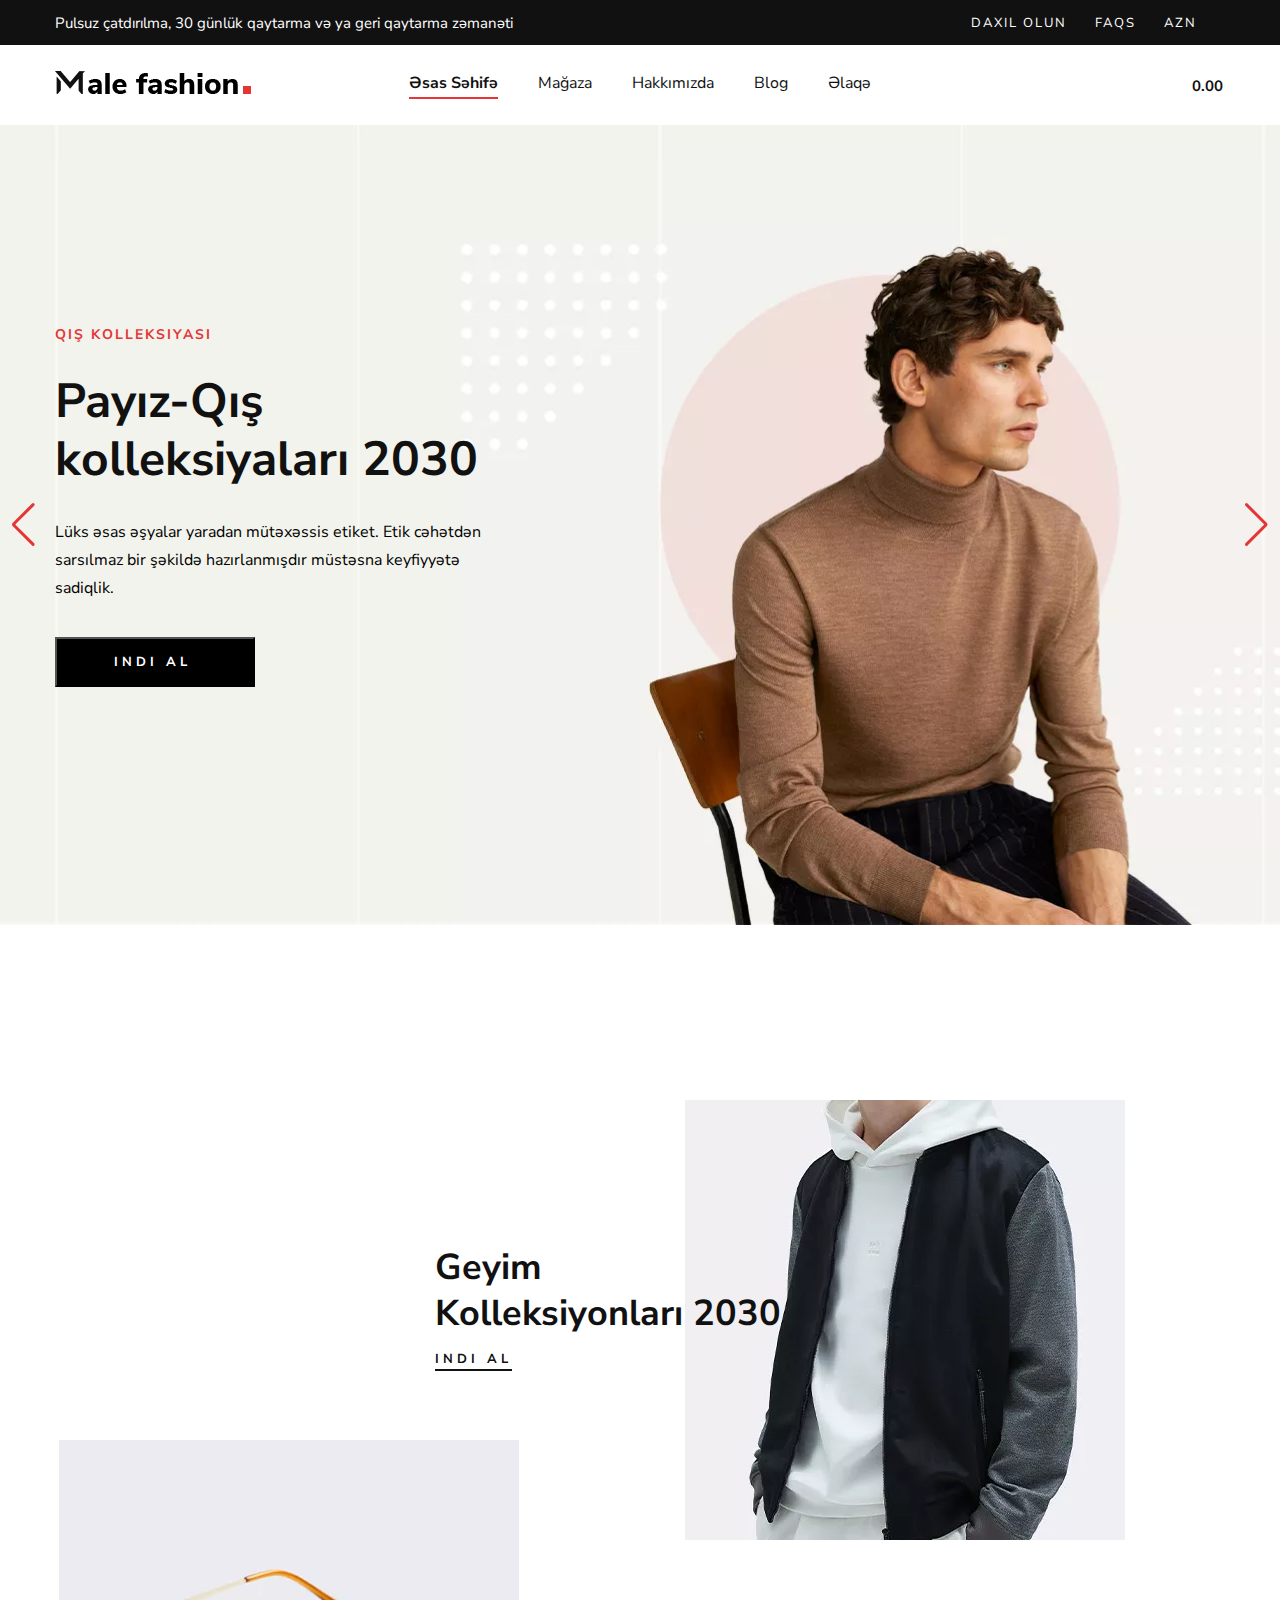
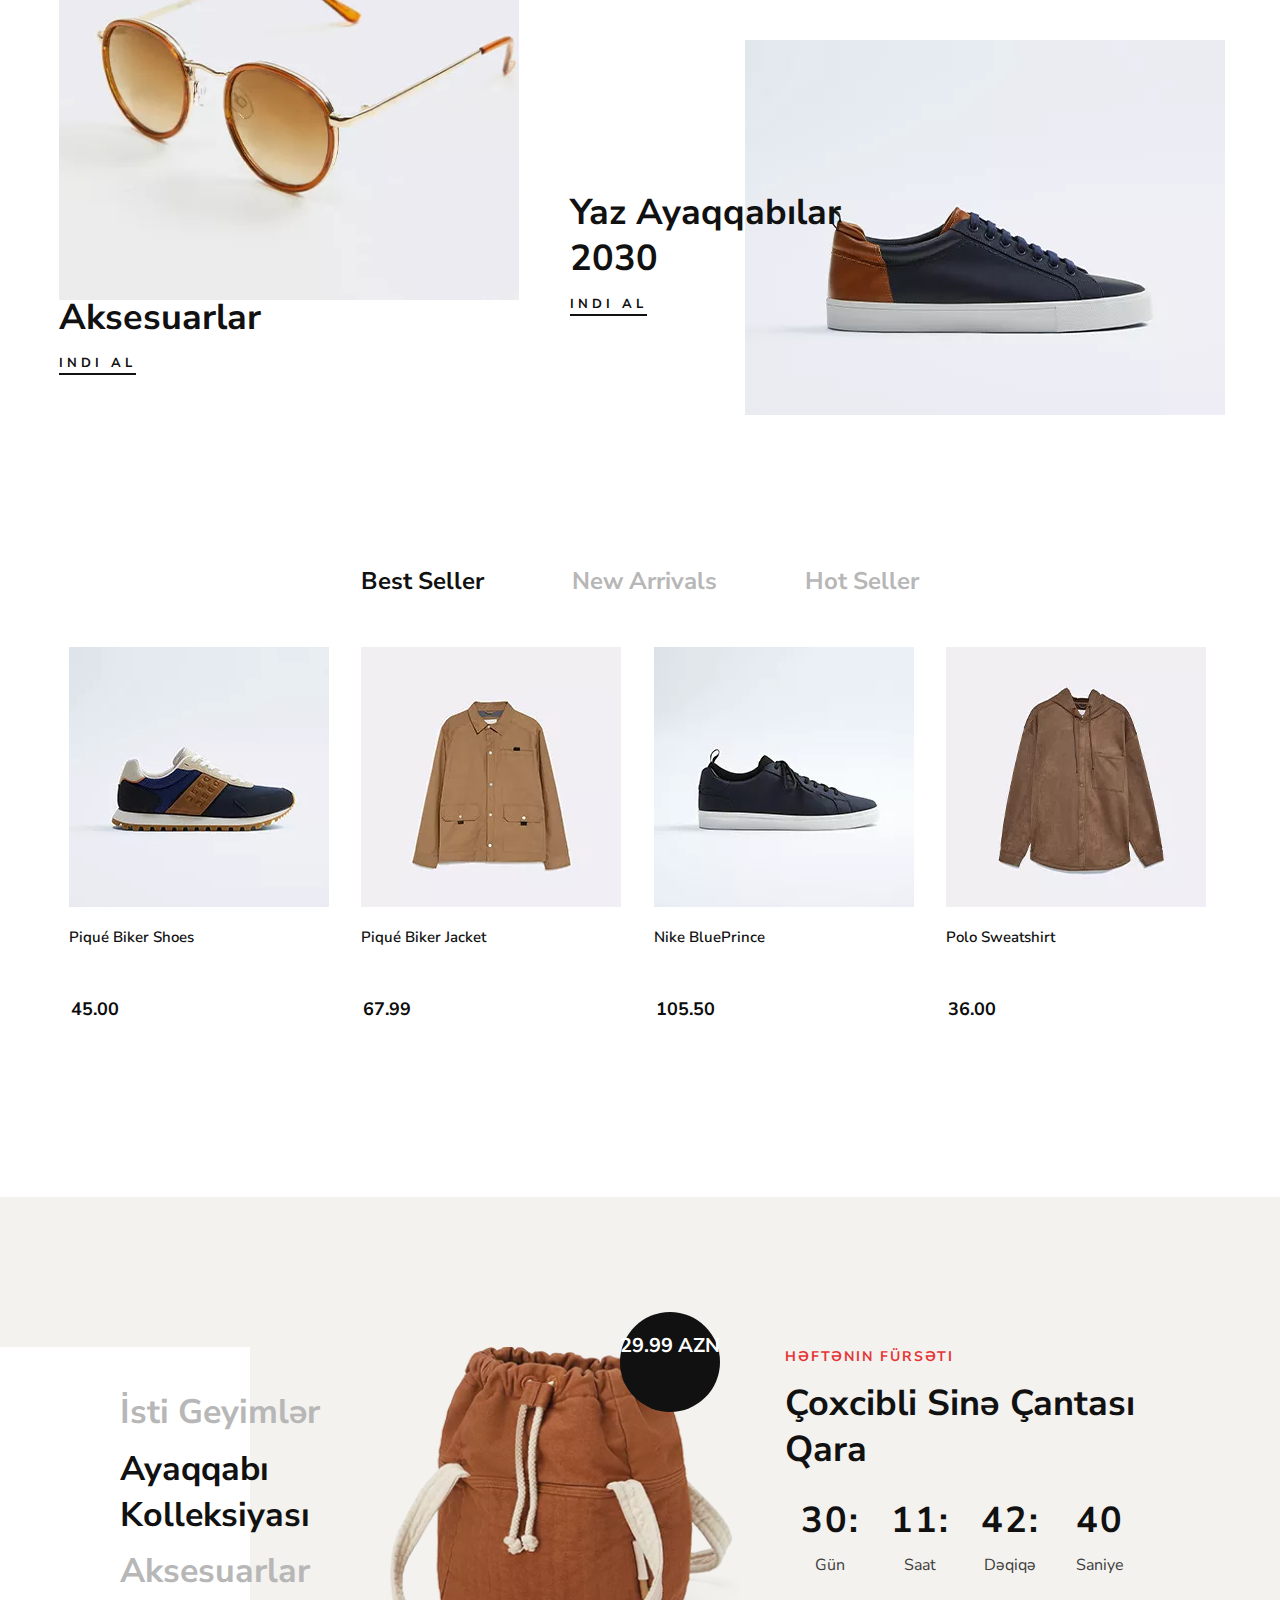
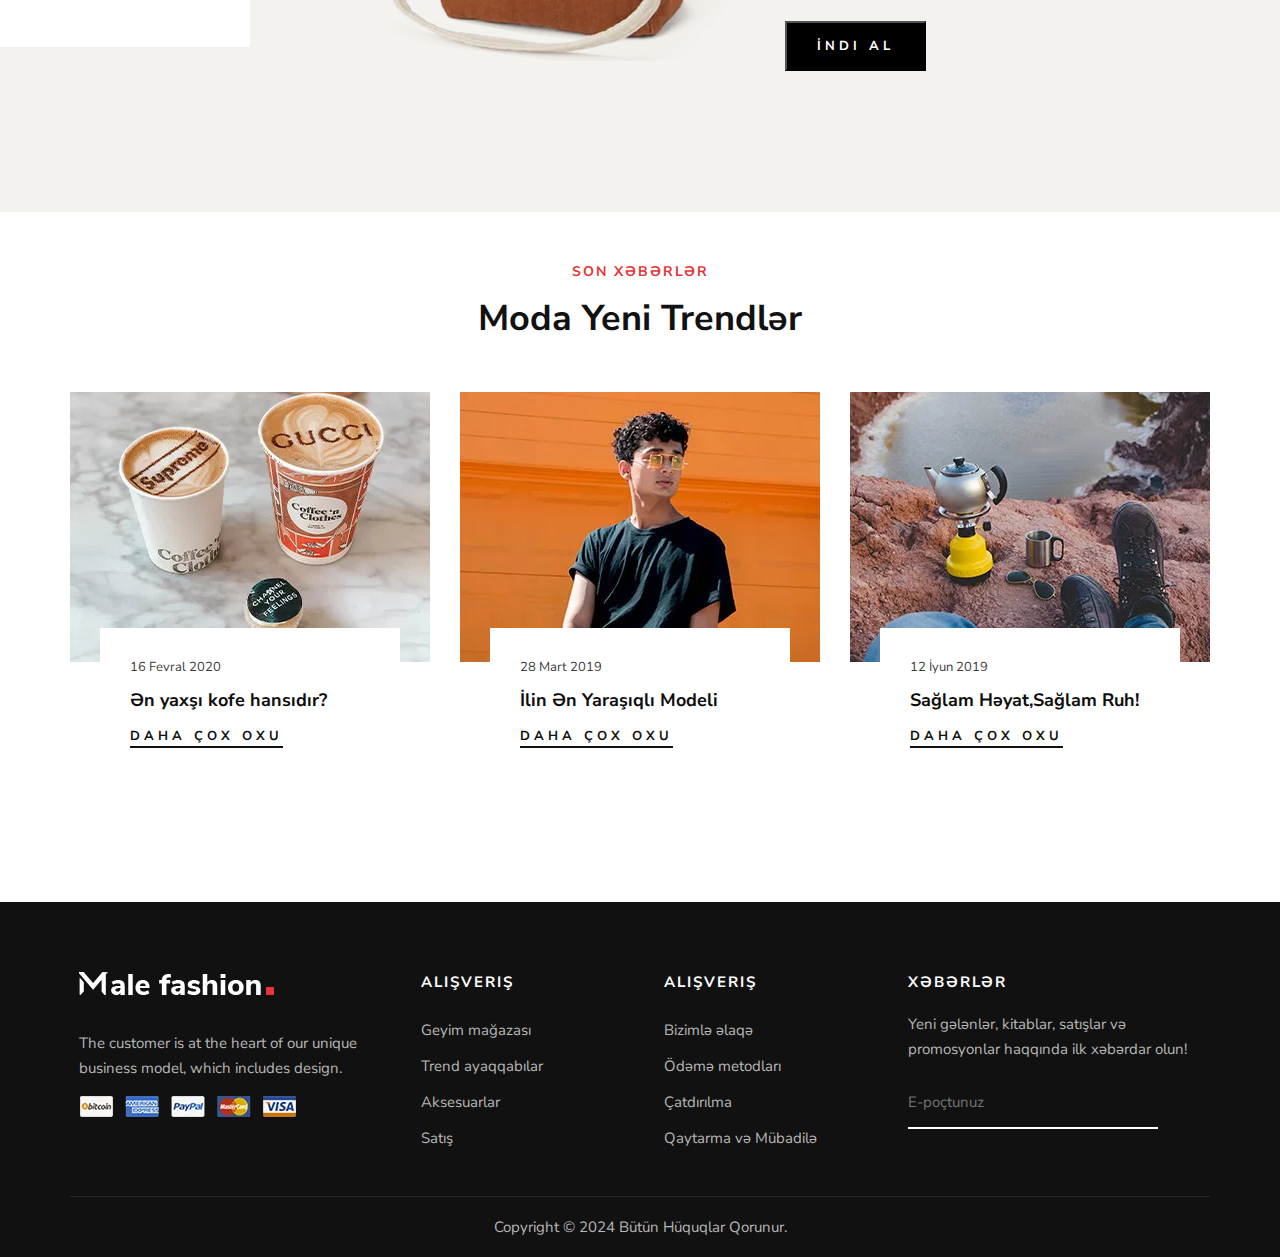
<file: index.html>
<!DOCTYPE html>
<html lang="en">

    <head>
        <meta charset="UTF-8">
        <meta name="viewport" content="width=device-width, initial-scale=1.0">
        <title>Document</title>
        <link rel="stylesheet" href="./Css/style.css">
        <link rel="stylesheet" href="./Css/layout.css">
        <link rel="stylesheet" href="./Css/responsive.css">
        <link rel="stylesheet"
            href="https://cdnjs.cloudflare.com/ajax/libs/font-awesome/6.5.2/css/all.min.css"
            integrity="sha512-SnH5WK+bZxgPHs44uWIX+LLJAJ9/2PkPKZ5QiAj6Ta86w+fsb2TkcmfRyVX3pBnMFcV7oQPJkl9QevSCWr3W6A=="
            crossorigin="anonymous" referrerpolicy="no-referrer" />
        <!-- Link Swiper Css -->
        <link rel="stylesheet"
            href="https://cdn.jsdelivr.net/npm/swiper@11/swiper-bundle.min.css" />

    </head>

    <body>
        <header>
            <div class="header_top_container">
                <div class="header_top">
                    <div class="header_top_content col-lg-6 col-md-7">
                        <p>
                            Pulsuz çatdırılma, 30 günlük qaytarma və ya geri
                            qaytarma zəmanəti
                        </p>
                    </div>
                    <div class="header_top_others col-lg-6 col-md-5">
                        <ul>
                            <li>Daxil olun</li>
                            <li>FAQs</li>
                            <li class="header_top_dropdown_li">AZN <i
                                    class="fa-solid fa-angle-down"></i>
                                <div class="header_top_dropdown_li_container">
                                    <ul>
                                        <li>USD</li>
                                        <li>EUR</li>
                                        <li>AZN</li>
                                    </ul>
                                </div>
                            </li>
                        </ul>

                    </div>
                </div>
            </div>
            <div class="nav_container">
                <div class="logo  col-md-3">
                    <a href="./index.html">
                    <img src="./İmg/home_img/logo.png.webp">
                    </a>
                </div>

                <div class="nav col-md-6">
                    <ul class="nav_list">
                        <li><a href="./index.html"><span
                                    class="hover-underline-animation active ">Əsas
                                    Səhifə</span> </a></li>
                        <li><a href="./shop.html"><span
                                    class="hover-underline-animation">Mağaza</span></a></li>
                        <li><a href="./about.html"><span
                                    class="hover-underline-animation ">Hakkımızda</span></a></li>
                        <li><a href="./blog.html"><span
                                    class="hover-underline-animation">Blog</span></a></li>
                        <li><a href="./contact.html"><span
                                    class="hover-underline-animation">Əlaqə</span></a></li>
                    </ul>
                </div>

                <div class="others col-md-3">
                    <div class="search">
                        <i class="fa-solid fa-magnifying-glass"></i>
                    </div>
                    <div class="favorite">
                        <i class="fa-regular fa-heart"></i>
                    </div>
                    <div class="cart">
                        <i class="fa-solid fa-bag-shopping"></i>
                        <span>
                            <i class="fa-solid fa-manat-sign"></i>0.00
                        </span>
                    </div>
                    <div class="menu_button">
                        <button onclick="showSidebar()"><i
                                class="fa-solid fa-bars"></i></button>
                    </div>
                </div>
            </div>
        </header>

        <!-- Menu Container -->
        <section class="menu_section">
            <div class="menu_container">
                <div class="exit_button_container">
                    <button onclick="hideSidebar()" class="exit_button">
                        <i class="fa-solid fa-xmark"></i>
                    </button>
                </div>
                <div class="menu_container_top">
                    <ul>
                        <li>Daxil olun</li>
                        <li>FAQs</li>
                        <li class="header_top_dropdown_li">AZN <i
                                class="fa-solid fa-angle-down"></i>
                            <div class="header_top_dropdown_li_container">
                                <ul>
                                    <li>USD</li>
                                    <li>EUR</li>
                                    <li>AZN</li>
                                </ul>
                            </div>
                        </li>
                    </ul>
                </div>
                <div class="menu_container_others">
                    <ul>
                        <li>
                            <i class="fa-solid fa-magnifying-glass"></i>
                        </li>
                        <li>
                            <i class="fa-regular fa-heart"></i>
                        </li>
                        <li>
                            <i class="fa-solid fa-bag-shopping"></i>
                            <span>
                                <i class="fa-solid fa-manat-sign"></i>0.00
                            </span>
                        </li>
                    </ul>
                </div>
                <div class="menu_container_list">
                    <ul>
                        <li><a href="./index.html"><span
                                    class="hover-underline-animation active">Əsas
                                    Səhifə</span> </a></li>
                        <li><a href="./shop.html"><span
                                    class="hover-underline-animation">Mağaza</span></a></li>
                        <li><a href="./about.html"><span
                                    class="hover-underline-animation ">Hakkımızda</span></a></li>
                        <li><a href="./blog.html"><span
                                    class="hover-underline-animation">Blog</span></a></li>
                        <li><a href="./contact.html"><span
                                    class="hover-underline-animation">Əlaqə</span></a></li>
                    </ul>
                </div>
                <div class="menu_container_bottom">
                    <p>
                        Pulsuz çatdırılma, 30 günlük qaytarma və ya geri
                        qaytarma zəmanəti
                    </p>
                </div>
            </div>
        </section>

        <section class="slider_section">
            <div class="swiper mySwiper">
                <div class="swiper-wrapper">
                    <div class="swiper-slide">
                        <img src="./İmg/home_img/slider_img/hero-1.jpg.webp" />
                        <div class="swiper-slide_content">
                            <div class="swiper-slide_content_info">
                                <span>Qış Kolleksiyası</span>
                                <h2>Payız-Qış kolleksiyaları 2030</h2>
                                <p>Lüks əsas əşyalar yaradan mütəxəssis etiket.
                                    Etik cəhətdən sarsılmaz bir şəkildə
                                    hazırlanmışdır
                                    müstəsna keyfiyyətə sadiqlik.</p>
                                <button>
                                    Indi Al<i
                                        class="fa-solid fa-arrow-right"></i>
                                </button>
                            </div>
                            <div class="swiper-slide_content_social_media">
                                <ul>
                                    <li><i
                                            class="fa-brands fa-facebook-f"></i></li>
                                    <li><i
                                            class="fa-brands fa-twitter"></i></li>
                                    <li><i
                                            class="fa-brands fa-pinterest"></i></li>
                                    <li><i
                                            class="fa-brands fa-instagram"></i></li>
                                </ul>
                            </div>
                        </div>
                    </div>
                    <div class="swiper-slide">
                        <img src="./İmg/home_img/slider_img/hero-2.jpg.webp" />
                        <div class="swiper-slide_content">
                            <div class="swiper-slide_content_info">
                                <span>Yay Kolleksiyası</span>
                                <h2>Yaz-Yay kolleksiyaları 2030</h2>
                                <p>Lüks əsas əşyalar yaradan mütəxəssis etiket.
                                    Etik cəhətdən sarsılmaz bir şəkildə
                                    hazırlanmışdır
                                    müstəsna keyfiyyətə sadiqlik.</p>
                                <button>
                                    Indi Al<i
                                        class="fa-solid fa-arrow-right"></i>
                                </button>
                            </div>
                            <div class="swiper-slide_content_social_media">
                                <ul>
                                    <li><i
                                            class="fa-brands fa-facebook-f"></i></li>
                                    <li><i
                                            class="fa-brands fa-twitter"></i></li>
                                    <li><i
                                            class="fa-brands fa-pinterest"></i></li>
                                    <li><i
                                            class="fa-brands fa-instagram"></i></li>
                                </ul>
                            </div>
                        </div>
                    </div>
                </div>
                <div class="swiper-button-next swiper_page_buttons"></div>
                <div class="swiper-button-prev swiper_page_buttons"></div>
            </div>
        </section>

        <section class="items_show_section">
            <div class="items_show_container">
                <div class="items_show_clothes">
                    <div class="clothes_container">
                        <img src="./İmg/home_img/items_show/clothes.webp"
                            alt="clothes">
                        <div class="clothes_content">
                            <h2 class="item_show_h2">
                                Geyim Kolleksiyonları 2030
                            </h2>
                            <a href class="item_show_a">
                                Indi Al
                            </a>
                        </div>
                    </div>
                </div>
                <div class="items_show_glass">
                    <div class="glass_container">
                        <img src="./İmg/home_img/items_show/glass.webp"
                            alt="glass">
                        <div class="glass_content">
                            <h2 class="item_show_h2">Aksesuarlar</h2>
                            <a href class="item_show_a">
                                Indi Al
                            </a>
                        </div>
                    </div>
                </div>
                <div class="items_show_shoes">
                    <div class="shoes_container">
                        <img src="./İmg/home_img/items_show/shoes.webp"
                            alt="shoes">
                        <div class="shoes_content">
                            <h2 class="item_show_h2">Yaz Ayaqqabılar 2030</h2>
                            <a href class="item_show_a">Indi Al</a>
                        </div>
                    </div>
                </div>
            </div>
        </section>

        <section class="home_product_section">
            <div class="home_product_container">
                <div class="home_product_header">
                    <ul>
                        <li class="home_product_active"><span>Best
                                Seller</span></li>
                        <li><span>New Arrivals</span></li>
                        <li><span>Hot Seller</span></li>
                    </ul>
                </div>
                <div id="best_seller_container">

                    <div
                        class="home_product_item col-lg-3 col-md-6 col-sm-6 col-12">
                        <div class="home_product_item_img">
                            <img
                                src="./İmg/home_img/product_img/product-1.jpg.webp"
                                alt>
                            <div class="product_tools">
                                <ul>
                                    <li><i class="fa-regular fa-heart"></i></li>
                                    <li><i
                                            class="fa-solid fa-scale-unbalanced-flip"></i></li>
                                    <li><i
                                            class="fa-solid fa-magnifying-glass"></i></li>
                                </ul>
                            </div>
                        </div>
                        <div class="home_product_item_info_container">
                            <div class="product_cart_button">
                                <a href>
                                    + Səbətə Əlave Et
                                </a>
                            </div>
                            <div class="product_title">
                                <h6>
                                    Piqué Biker Shoes
                                </h6>
                            </div>
                            <div class="product_rating">
                                <i class="fa-solid fa-star"></i>
                                <i class="fa-solid fa-star"></i>
                                <i class="fa-solid fa-star"></i>
                                <i class="fa-solid fa-star"></i>
                                <i class="fa-regular fa-star"></i>
                            </div>
                            <div class="product_price">
                                <span>
                                    <i class="fa-solid fa-manat-sign"></i>45.00
                                </span>
                            </div>
                            <div class="product_color">
                                <button id="color_button"
                                    onclick="activeColor()"
                                    class="radio blue"></button>
                                <button id="color_button"
                                    onclick="activeColor()"
                                    class="radio green"></button>
                                <button id="color_button"
                                    onclick="activeColor()"
                                    class="radio brown"></button>
                            </div>
                        </div>
                    </div>

                    <div
                        class="home_product_item col-lg-3 col-md-6 col-sm-6 col-12">
                        <div class="home_product_item_img">
                            <img
                                src="./İmg/home_img/product_img/product-2.jpg.webp"
                                alt>
                            <div class="product_tools">
                                <ul>
                                    <li><i class="fa-regular fa-heart"></i></li>
                                    <li><i
                                            class="fa-solid fa-scale-unbalanced-flip"></i></li>
                                    <li><i
                                            class="fa-solid fa-magnifying-glass"></i></li>
                                </ul>
                            </div>
                        </div>
                        <div class="home_product_item_info_container">
                            <div class="product_cart_button">
                                <a href>
                                    + Səbətə Əlave Et
                                </a>
                            </div>
                            <div class="product_title">
                                <h6>
                                    Piqué Biker Jacket
                                </h6>
                            </div>
                            <div class="product_rating">
                                <i class="fa-solid fa-star"></i>
                                <i class="fa-solid fa-star"></i>
                                <i class="fa-solid fa-star"></i>
                                <i class="fa-regular fa-star"></i>
                                <i class="fa-regular fa-star"></i>
                            </div>
                            <div class="product_price">
                                <span>
                                    <i class="fa-solid fa-manat-sign"></i>67.99
                                </span>
                            </div>
                            <div class="product_color">
                                <button id="color_button"
                                    onclick="activeColor()"
                                    class="radio blue"></button>
                                <button id="color_button"
                                    onclick="activeColor()"
                                    class="radio green"></button>
                                <button id="color_button"
                                    onclick="activeColor()"
                                    class="radio brown"></button>
                            </div>
                        </div>
                    </div>

                    <div
                        class="home_product_item col-lg-3 col-md-6 col-sm-6 col-12">
                        <div class="home_product_item_img">
                            <img
                                src="./İmg/home_img/product_img/product-3.jpg.webp"
                                alt>
                            <div class="product_tools">
                                <ul>
                                    <li><i class="fa-regular fa-heart"></i></li>
                                    <li><i
                                            class="fa-solid fa-scale-unbalanced-flip"></i></li>
                                    <li><i
                                            class="fa-solid fa-magnifying-glass"></i></li>
                                </ul>
                            </div>
                        </div>
                        <div class="home_product_item_info_container">
                            <div class="product_cart_button">
                                <a href>
                                    + Səbətə Əlave Et
                                </a>
                            </div>
                            <div class="product_title">
                                <h6>
                                    Nike BluePrince
                                </h6>
                            </div>
                            <div class="product_rating">
                                <i class="fa-solid fa-star"></i>
                                <i class="fa-solid fa-star"></i>
                                <i class="fa-solid fa-star"></i>
                                <i class="fa-solid fa-star"></i>
                                <i class="fa-regular fa-star"></i>
                            </div>
                            <div class="product_price">
                                <span>
                                    <i class="fa-solid fa-manat-sign"></i>105.50
                                </span>
                            </div>
                            <div class="product_color">
                                <button id="color_button"
                                    onclick="activeColor()"
                                    class="radio blue"></button>
                                <button id="color_button"
                                    onclick="activeColor()"
                                    class="radio green"></button>
                                <button id="color_button"
                                    onclick="activeColor()"
                                    class="radio brown"></button>
                            </div>
                        </div>
                    </div>

                    <div
                        class="home_product_item col-lg-3 col-md-6 col-sm-6 col-12">
                        <div class="home_product_item_img">
                            <img
                                src="./İmg/home_img/product_img/product-4.jpg.webp"
                                alt>
                            <div class="product_tools">
                                <ul>
                                    <li><i class="fa-regular fa-heart"></i></li>
                                    <li><i
                                            class="fa-solid fa-scale-unbalanced-flip"></i></li>
                                    <li><i
                                            class="fa-solid fa-magnifying-glass"></i></li>
                                </ul>
                            </div>
                        </div>
                        <div class="home_product_item_info_container">
                            <div class="product_cart_button">
                                <a href>
                                    + Səbətə Əlave Et
                                </a>
                            </div>
                            <div class="product_title">
                                <h6>
                                    Polo Sweatshirt
                                </h6>
                            </div>
                            <div class="product_rating">
                                <i class="fa-solid fa-star"></i>
                                <i class="fa-solid fa-star"></i>
                                <i class="fa-solid fa-star"></i>
                                <i class="fa-solid fa-star"></i>
                                <i class="fa-regular fa-star"></i>
                            </div>
                            <div class="product_price">
                                <span>
                                    <i class="fa-solid fa-manat-sign"></i>36.00
                                </span>
                            </div>
                            <div class="product_color">
                                <button id="color_button"
                                    onclick="activeColor()"
                                    class="radio blue"></button>
                                <button id="color_button"
                                    onclick="activeColor()"
                                    class="radio green"></button>
                                <button id="color_button"
                                    onclick="activeColor()"
                                    class="radio brown"></button>
                            </div>
                        </div>
                    </div>
                </div>
            </div>
        </section>

        <section class="home_ads_section">
            <div class="home_ads_container">
                <div class="ads_categories">
                    <div class="figure"></div>
                    <ul class="ads_categories_list">
                        <li><span>İsti Geyimlər</span></li>
                        <li class="selected_ads"><span>Ayaqqabı
                                Kolleksiyası</span></li>
                        <li><span>Aksesuarlar </span></li>
                    </ul>
                </div>
                <div class="ads_img ">
                    <img src="./İmg/home_img/home_ads/product-sale.png (1).webp"
                        alt>
                    <div class="circle"><span>29.99 AZN</span></div>

                </div>
                <div class="ads_content">
                    <span>
                        Həftənin Fürsəti
                    </span>
                    <h2>
                        Çoxcibli Sinə Çantası Qara
                    </h2>
                    <div class="ads_content_timer">
                        <div class="timer_item">
                            <span>30:</span>
                            <p>Gün</p>
                        </div>
                        <div class="timer_item">
                            <span>
                                11:
                            </span>
                            <p>
                                Saat
                            </p>
                        </div>
                        <div class="timer_item">
                            <span>
                                42:
                            </span>
                            <p>
                                Dəqiqə
                            </p>
                        </div>
                        <div class="timer_item">
                            <span>
                                40
                            </span>
                            <p>
                                Saniye
                            </p>
                        </div>
                    </div>
                    <button>
                        İndi Al
                    </button>
                </div>
            </div>
        </section>

        <section>
            <div class="last_new_container">
                <div class="our_team_header">
                    <span>
                        Son Xəbərlər
                    </span>
                    <h2>
                        Moda Yeni Trendlər
                    </h2>
                </div>
                <div class="blog_list">
                    <div
                        class="blog_list_item col-lg-4 col-md-6 col-sm-6 col-12">
                        <div class="blog_list_item_img">
                            <img src="./İmg/blog_img/Blog_items/blog-1.jpg.webp"
                                alt>
                        </div>
                        <div class="blog_list_item_content">
                            <span><i class="fa-regular fa-calendar"></i> 16
                                Fevral
                                2020 </span>
                            <h5>
                                Ən yaxşı kofe hansıdır?
                            </h5>
                            <a href="#">
                                Daha çox oxu
                            </a>
                        </div>
                    </div>

                    <div
                        class="blog_list_item col-lg-4 col-md-6 col-sm-6 col-12">
                        <div class="blog_list_item_img">
                            <img src="./İmg/blog_img/Blog_items/blog-2.jpg.webp"
                                alt>
                        </div>
                        <div class="blog_list_item_content">
                            <span><i class="fa-regular fa-calendar"></i> 28 Mart
                                2019 </span>
                            <h5>
                                İlin Ən Yaraşıqlı Modeli
                            </h5>
                            <a href="#">
                                Daha çox oxu
                            </a>
                        </div>
                    </div>

                    <div
                        class="blog_list_item col-lg-4 col-md-6 col-sm-6 col-12">
                        <div class="blog_list_item_img">
                            <img src="./İmg/blog_img/Blog_items/blog-3.jpg.webp"
                                alt>
                        </div>
                        <div class="blog_list_item_content">
                            <span><i class="fa-regular fa-calendar"></i> 12 İyun
                                2019 </span>
                            <h5>
                                Sağlam Həyat,Sağlam Ruh!
                            </h5>
                            <a href="#">
                                Daha çox oxu
                            </a>
                        </div>
                    </div>
                </div>
            </div>
        </section>

        <footer>
            <div class="footer_container">
                <div class="footer_about col-lg-3 col-md-6 col-sm-6 col-12">
                    <img src="./İmg/footer_img/footer-logo.png.webp" alt="logo">
                    <p>
                        The customer is at the heart of our unique business
                        model, which includes design.
                    </p>
                    <img src="./İmg/footer_img/payment.png.webp"
                        alt="payment_method">
                </div>
                <div class="footer_widget col-lg-2 col-md-3 col-sm-6 col-12">
                    <h6>Alışveriş</h6>
                    <ul>
                        <li><a href="#">Geyim mağazası</a></li>
                        <li><a href="#">Trend ayaqqabılar</a></li>
                        <li><a href="#">Aksesuarlar</a></li>
                        <li><a href="#">Satış</a></li>
                    </ul>
                </div>
                <div class="footer_widget col-lg-2 col-md-3 col-sm-6 col-12">
                    <h6>Alışveriş</h6>
                    <ul>
                        <li><a href="#">Bizimlə əlaqə</a></li>
                        <li><a href="#">Ödəmə metodları</a></li>
                        <li><a href="#">Çatdırılma</a></li>
                        <li><a href="#">Qaytarma və Mübadilə</a></li>
                    </ul>
                </div>
                <div class="footer_message col-md-12 col-sm-6 col-12">
                    <h6>Xəbərlər</h6>
                    <p>
                        Yeni gələnlər, kitablar, satışlar və promosyonlar
                        haqqında ilk xəbərdar olun!
                    </p>
                    <div class="message_input">
                        <input type="text" placeholder="E-poçtunuz">
                        <button>
                            <i class="fa-solid fa-envelope"></i>
                        </button>
                    </div>
                </div>
                <div class="footer_bottom">
                    <div class="footer_bottom_text">
                        <p>
                            Copyright © 2024 Bütün Hüquqlar Qorunur.
                        </p>
                    </div>
                </div>
            </div>
        </footer>

        <!-- Menu Script -->
        <script>
            function showSidebar() {
                const sidebar = document.querySelector('.menu_section')
                sidebar.style.width = "100%"
                sidebar.style.opacity = "1"
            }
            function hideSidebar() {
                const sidebar = document.querySelector('.menu_section')
                sidebar.style.width = "0px"
                sidebar.style.opacity = "0"
            }
        </script>

        <!-- Swiper JS -->
        <script
            src="https://cdn.jsdelivr.net/npm/swiper@11/swiper-bundle.min.js"></script>

        <!-- Initialize Swiper -->
        <script>
        var swiper = new Swiper(".mySwiper", {
            spaceBetween: 30,
            effect: "fade",
            rewind: true,
            navigation: {
                nextEl: ".swiper-button-next",
                prevEl: ".swiper-button-prev",
            },
            pagination: {
                el: ".swiper-pagination",
                clickable: true,
            },
        });
    </script>

        <script>
        function activeColor() {
            const active_button=document.getElementById('color_button')
            const color_list=document.getElementsByClassName
        }
    </script>
    </body>

</html>
</file>
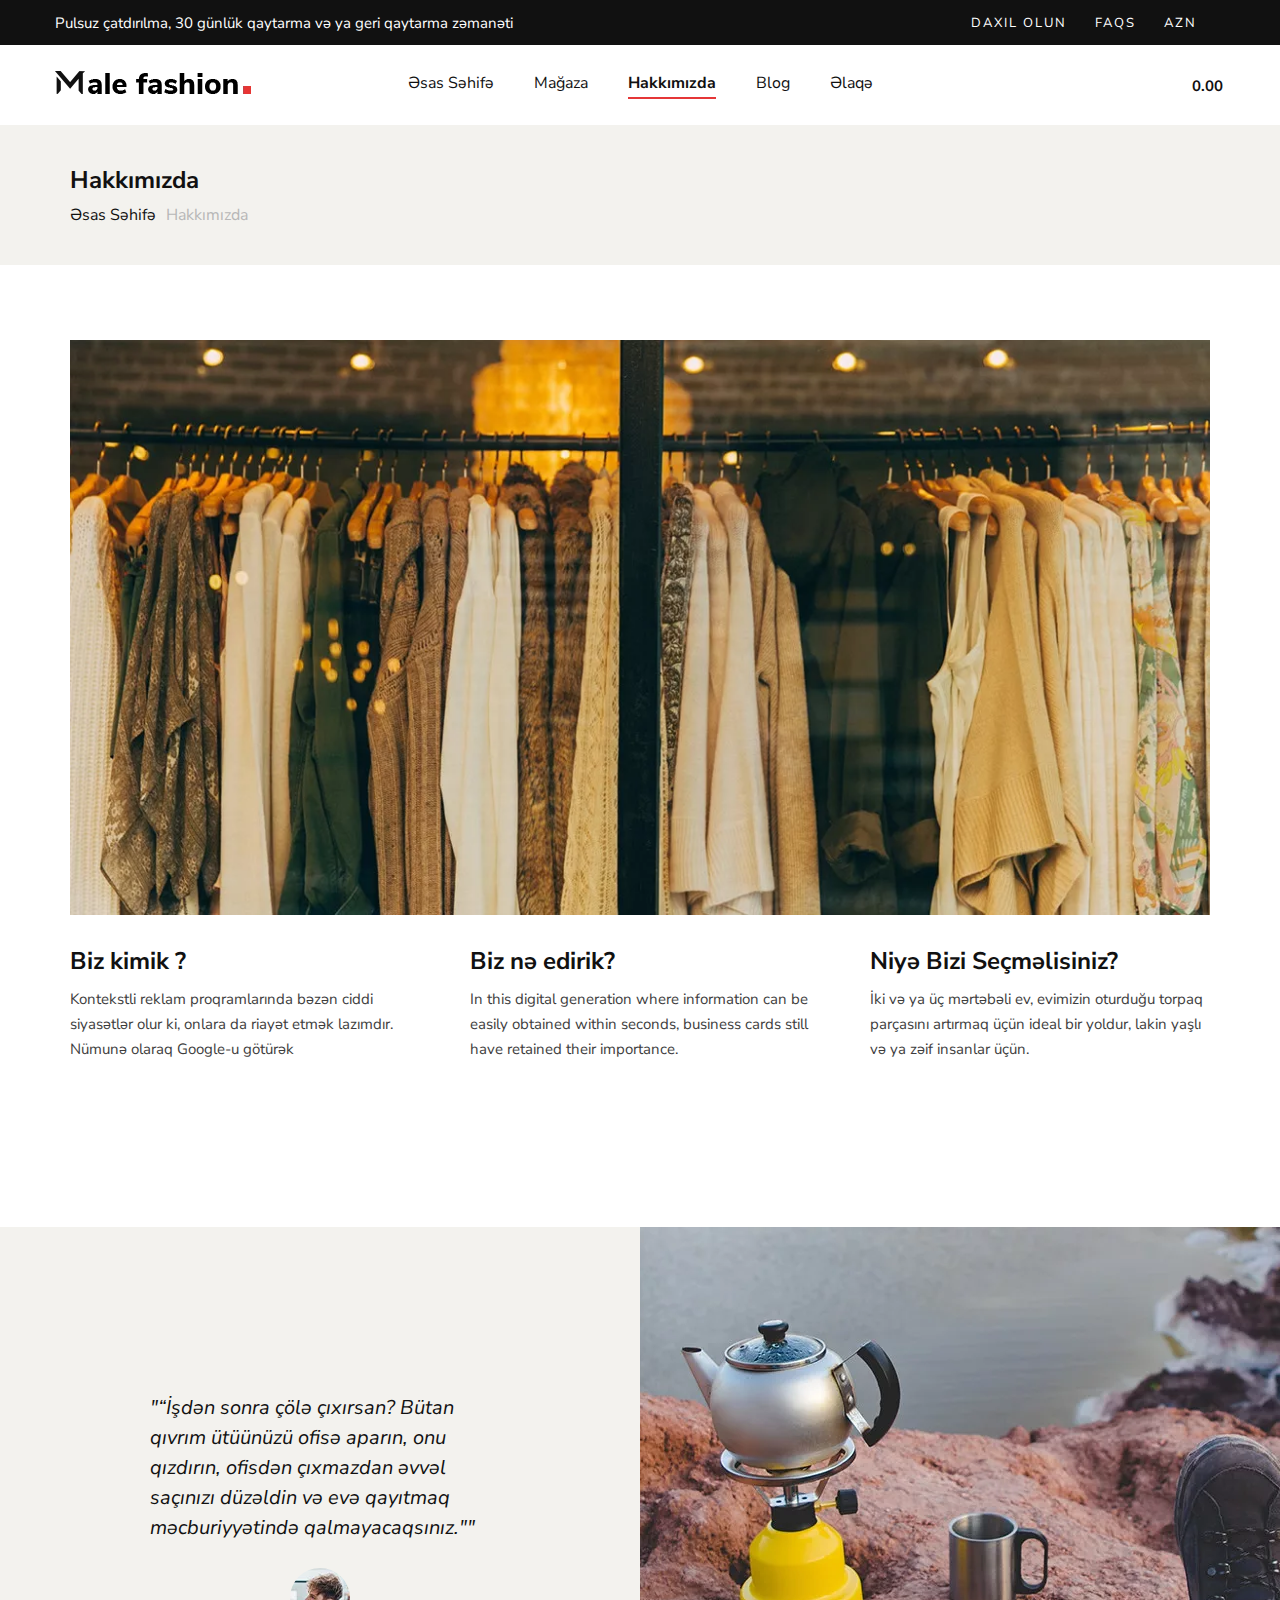
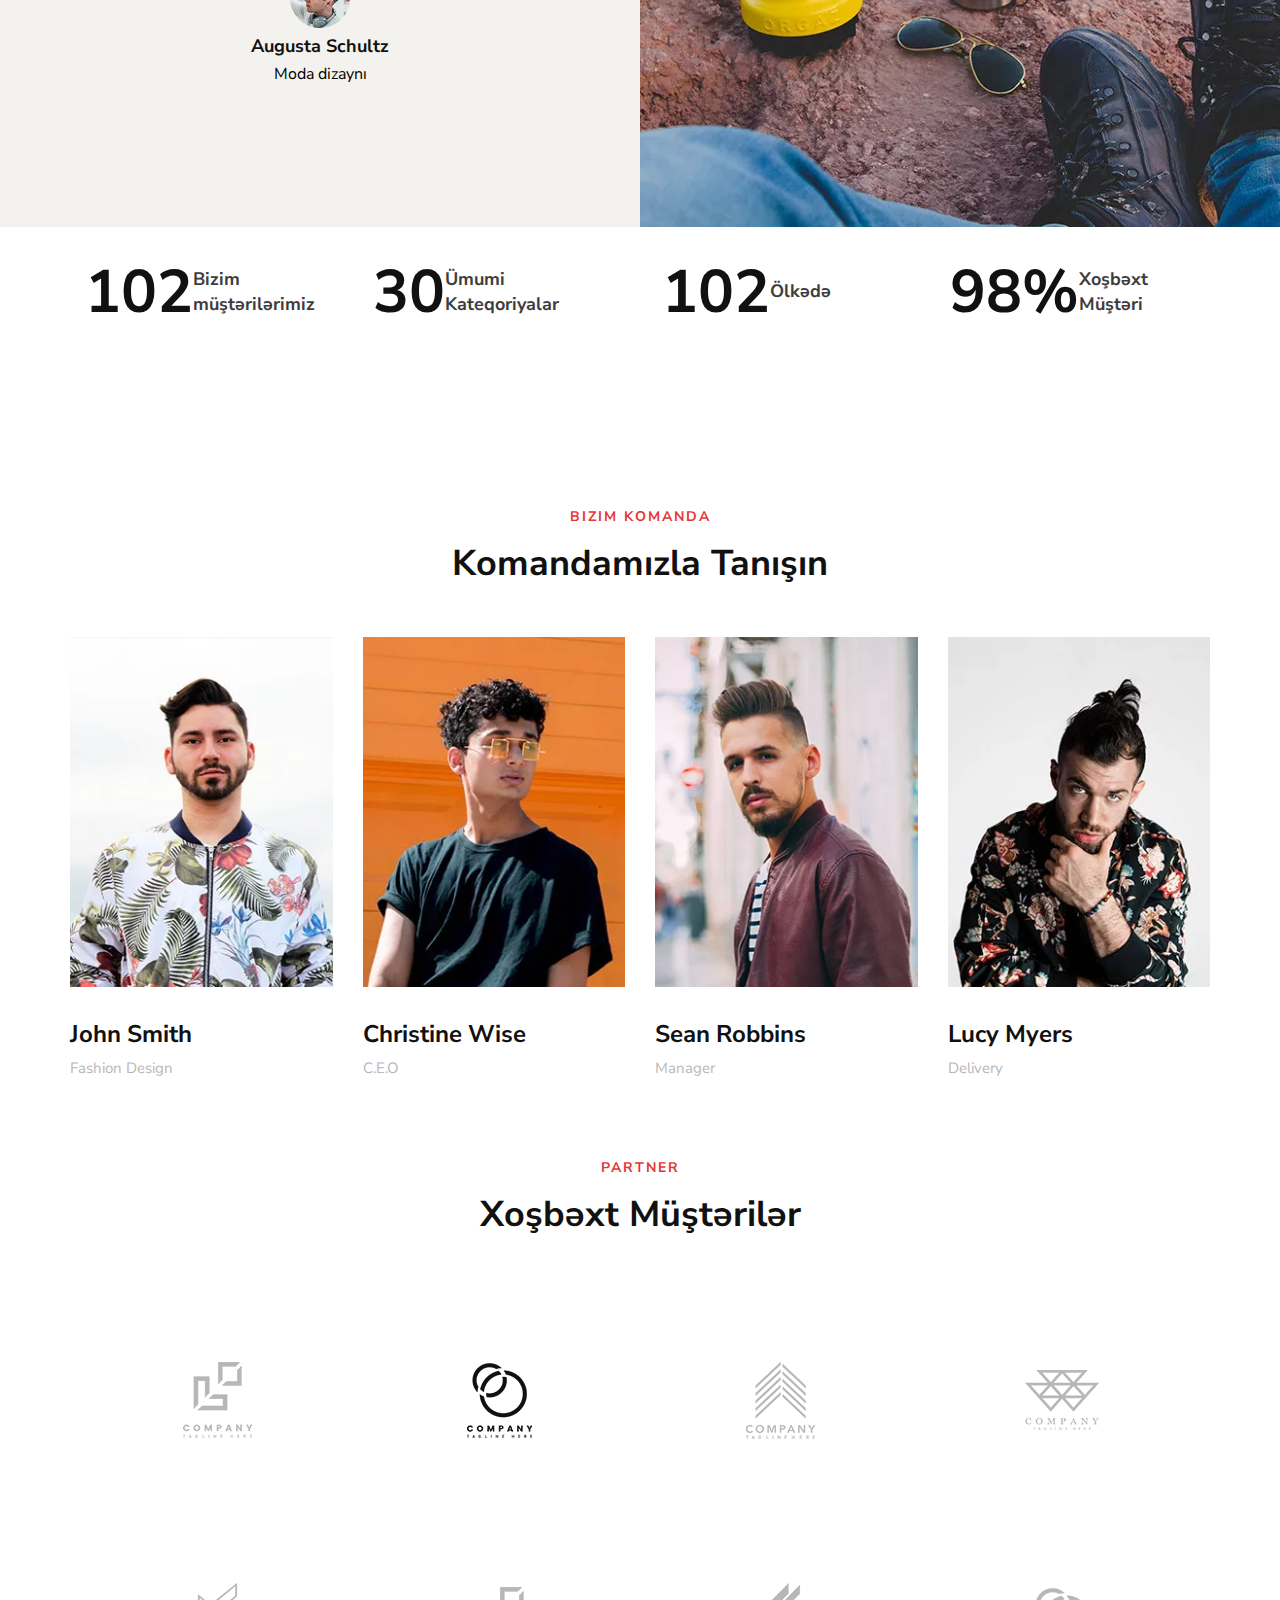
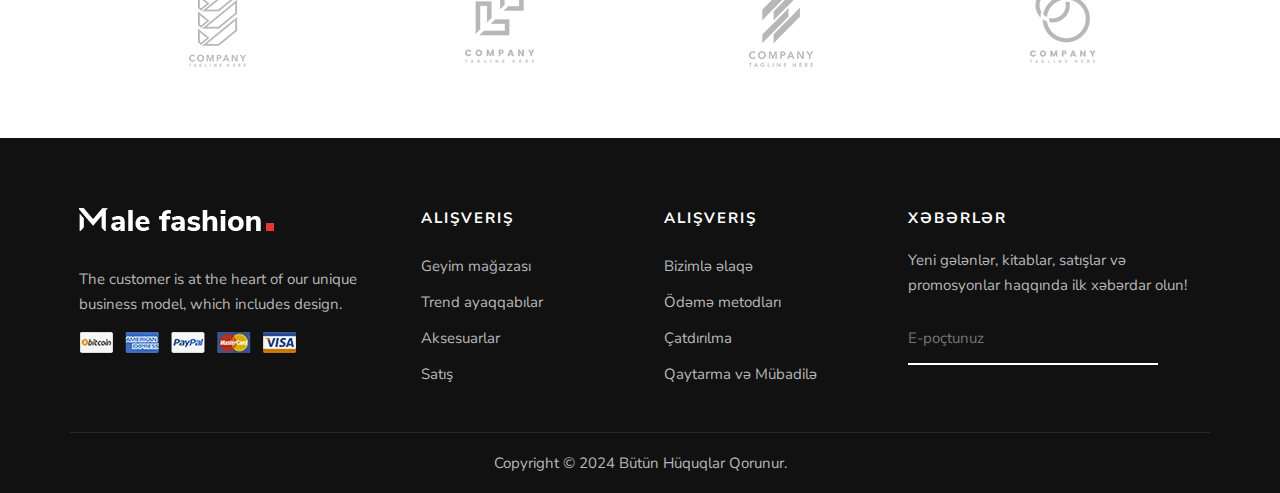
<file: about.html>
<!DOCTYPE html>
<html lang="en">
    <head>
        <meta charset="UTF-8">
        <meta name="viewport" content="width=device-width, initial-scale=1.0">
        <title>Document</title>
        <link rel="stylesheet" href="./Css/style.css">
        <link rel="stylesheet" href="./Css/layout.css">
        <link rel="stylesheet" href="./Css/responsive.css">
        <link rel="stylesheet"
            href="https://cdnjs.cloudflare.com/ajax/libs/font-awesome/6.5.2/css/all.min.css"
            integrity="sha512-SnH5WK+bZxgPHs44uWIX+LLJAJ9/2PkPKZ5QiAj6Ta86w+fsb2TkcmfRyVX3pBnMFcV7oQPJkl9QevSCWr3W6A=="
            crossorigin="anonymous" referrerpolicy="no-referrer" />
    </head>
    <body>
        <header>
            <div class="header_top_container">
                <div class="header_top">
                    <div class="header_top_content col-lg-6 col-md-7">
                        <p>
                            Pulsuz çatdırılma, 30 günlük qaytarma və ya geri
                            qaytarma zəmanəti
                        </p>
                    </div>
                    <div class="header_top_others col-lg-6 col-md-5">
                        <ul>
                            <li>Daxil olun</li>
                            <li>FAQs</li>
                            <li class="header_top_dropdown_li">AZN <i
                                    class="fa-solid fa-angle-down"></i>
                                <div class="header_top_dropdown_li_container">
                                    <ul>
                                        <li>USD</li>
                                        <li>EUR</li>
                                        <li>AZN</li>
                                    </ul>
                                </div>
                            </li>
                        </ul>

                    </div>
                </div>
            </div>
            <div class="nav_container">
                <div class="logo  col-md-3">
                    <a href="./index.html">
                        <img src="./İmg/home_img/logo.png.webp">
                    </a>
                </div>

                <div class="nav col-md-6">
                    <ul class="nav_list">
                        <li><a href="./index.html"><span
                                    class="hover-underline-animation  ">Əsas
                                    Səhifə</span> </a></li>
                        <li><a href="./shop.html"><span
                                    class="hover-underline-animation">Mağaza</span></a></li>
                        <li><a href="./about.html"><span
                                    class="hover-underline-animation active">Hakkımızda</span></a></li>
                        <li><a href="./blog.html"><span
                                    class="hover-underline-animation">Blog</span></a></li>
                        <li><a href="./contact.html"><span
                                    class="hover-underline-animation">Əlaqə</span></a></li>
                    </ul>
                </div>

                <div class="others col-md-3">
                    <div class="search">
                        <i class="fa-solid fa-magnifying-glass"></i>
                    </div>
                    <div class="favorite">
                        <i class="fa-regular fa-heart"></i>
                    </div>
                    <div class="cart">
                        <i class="fa-solid fa-bag-shopping"></i>
                        <span>
                            <i class="fa-solid fa-manat-sign"></i>0.00
                        </span>
                    </div>
                    <div class="menu_button">
                        <button onclick="showSidebar()"><i
                                class="fa-solid fa-bars"></i></button>
                    </div>
                </div>
            </div>
        </header>

        <!-- Menu Container -->
        <section class="menu_section">
            <div class="menu_container">
                <div class="exit_button_container">
                    <button onclick="hideSidebar()" class="exit_button">
                        <i class="fa-solid fa-xmark"></i>
                    </button>
                </div>
                <div class="menu_container_top">
                    <ul>
                        <li>Daxil olun</li>
                        <li>FAQs</li>
                        <li class="header_top_dropdown_li">AZN <i
                                class="fa-solid fa-angle-down"></i>
                            <div class="header_top_dropdown_li_container">
                                <ul>
                                    <li>USD</li>
                                    <li>EUR</li>
                                    <li>AZN</li>
                                </ul>
                            </div>
                        </li>
                    </ul>
                </div>
                <div class="menu_container_others">
                    <ul>
                        <li>
                            <i class="fa-solid fa-magnifying-glass"></i>
                        </li>
                        <li>
                            <i class="fa-regular fa-heart"></i>
                        </li>
                        <li>
                            <i class="fa-solid fa-bag-shopping"></i>
                            <span>
                                <i class="fa-solid fa-manat-sign"></i>0.00
                            </span>
                        </li>
                    </ul>
                </div>
                <div class="menu_container_list">
                    <ul>
                        <li><a href="./index.html"><span
                                    class="hover-underline-animation ">Əsas
                                    Səhifə</span> </a></li>
                        <li><a href="./shop.html"><span
                                    class="hover-underline-animation">Mağaza</span></a></li>
                        <li><a href="./about.html"><span
                                    class="hover-underline-animation active ">Hakkımızda</span></a></li>
                        <li><a href="./blog.html"><span
                                    class="hover-underline-animation">Blog</span></a></li>
                        <li><a href="./contact.html"><span
                                    class="hover-underline-animation">Əlaqə</span></a></li>
                    </ul>
                </div>
                <div class="menu_container_bottom">
                    <p>
                        Pulsuz çatdırılma, 30 günlük qaytarma və ya geri
                        qaytarma zəmanəti
                    </p>
                </div>
            </div>
        </section>

        <section class="about_link_container">
            <div class="link_container">
                <h2>Hakkımızda</h2>
                <ul>
                    <li><a class="selected_link" href="./index.html">Əsas Səhifə
                            <i class="fa-solid fa-angle-right"></i></a></li>
                    <li><a href="./about.html">Hakkımızda </a></li>
                </ul>
            </div>
        </section>

        <section>
            <div class="about_hero">
                <img class="col-md-8"
                    src="./İmg/about_img/about_hero/about-us.jpg.webp">
                <div class="hero_content">
                    <div
                        class=" hero_content_item col-lg-4 col-md-4 col-sm-6 col-12">
                        <h4>Biz kimik ?</h4>
                        <p>
                            Kontekstli reklam proqramlarında bəzən ciddi
                            siyasətlər olur ki, onlara da riayət etmək lazımdır.
                            Nümunə olaraq Google-u götürək
                        </p>
                    </div>
                    <div
                        class=" hero_content_item col-lg-4 col-md-4 col-sm-6 col-12">
                        <h4>Biz nə edirik?</h4>
                        <p>
                            In this digital generation where information can be
                            easily obtained within seconds, business cards still
                            have retained their importance.
                        </p>
                    </div>
                    <div
                        class="hero_content_item col-lg-4 col-md-4 col-sm-6 col-12">
                        <h4>Niyə Bizi Seçməlisiniz?</h4>
                        <p>
                            İki və ya üç mərtəbəli ev, evimizin oturduğu torpaq
                            parçasını artırmaq üçün ideal bir yoldur, lakin
                            yaşlı və ya zəif insanlar üçün.
                        </p>
                    </div>
                </div>
            </div>
        </section>

        <section class="about_comment">
            <div class="about_comment_text col-12 col-sm-12 col-md-6">
                <span class="about_comment_text_icon">

                </span>
                <p>

                    "“İşdən sonra çölə çıxırsan?
                    Bütan qıvrım ütüünüzü
                    ofisə aparın,
                    onu qızdırın,
                    ofisdən çıxmazdan
                    əvvəl saçınızı
                    düzəldin və
                    evə qayıtmaq
                    məcburiyyətində qalmayacaqsınız.""

                </p>
                <div class="about_comment_profil">
                    <img
                        src="./İmg/about_img/about_comment/testimonial-author.jpg.webp"
                        alt>
                    <h5>Augusta Schultz</h5>
                    <span>
                        Moda dizaynı
                    </span>
                </div>
            </div>
            <div class="about_comment_img col-12 col-sm-12 col-md-6">
                <img
                    src="./İmg/about_img/about_comment/testimonial-pic.jpg.webp"
                    alt="caynik cay">
            </div>
        </section>

        <!-- About company -->
        <section>
            <div class="about_prcnt">
                <div class="about_prcnt_item">
                    <h2>102</h2>
                    <span>Bizim müştərilərimiz</span>
                </div>
                <div class="about_prcnt_item">
                    <h2>30</h2>
                    <span>Ümumi Kateqoriyalar</span>
                </div>
                <div class="about_prcnt_item">
                    <h2>102</h2>
                    <span>Ölkədə</span>
                </div>
                <div class="about_prcnt_item">
                    <h2>98%</h2>
                    <span>Xoşbəxt Müştəri</span>
                </div>
            </div>
        </section>

        <!-- Team Section -->
        <section>
            <div class="our_team">
                <div class="our_team_header">
                    <span>
                        Bizim Komanda
                    </span>
                    <h2>
                        Komandamızla Tanışın
                    </h2>
                </div>
                <div class="our_team_container">
                    <div class="our_team_container_item col-lg-3 col-md-5">
                        <div class="our_team_container_item_img">
                            <img src="./İmg/about_img/about_team/1 person.webp"
                                alt>
                        </div>
                        <div class="our_team_container_item_text">
                            <h4>John Smith</h4>
                            <span>Fashion Design</span>
                        </div>
                    </div>

                    <div class="our_team_container_item col-lg-3 col-md-5">
                        <div class="our_team_container_item_img">
                            <img src="./İmg/about_img/about_team/2 person.webp"
                                alt>
                        </div>
                        <div class="our_team_container_item_text">
                            <h4>Christine Wise</h4>
                            <span>C.E.O</span>
                        </div>
                    </div>

                    <div class="our_team_container_item col-lg-3 col-md-5">
                        <div class="our_team_container_item_img">
                            <img src="./İmg/about_img/about_team/3 person.webp"
                                alt>
                        </div>
                        <div class="our_team_container_item_text">
                            <h4>Sean Robbins</h4>
                            <span>Manager</span>
                        </div>
                    </div>

                    <div class="our_team_container_item col-lg-3 col-md-5">
                        <div class="our_team_container_item_img">
                            <img src="./İmg/about_img/about_team/4 person.webp"
                                alt>
                        </div>
                        <div class="our_team_container_item_text">
                            <h4>Lucy Myers</h4>
                            <span>Delivery</span>
                        </div>
                    </div>
                </div>
            </div>
        </section>

        <!-- Client Section -->
        <section>
            <div class="about_client">
                <div class="client_header">
                    <span>
                        Partner
                    </span>
                    <h2>
                        Xoşbəxt Müştərilər
                    </h2>
                </div>
                <div class="clien_container">
                    <div class="client_img">
                        <img
                            src="./İmg/about_img/about_clients/client-1.png.webp"
                            alt>
                    </div>
                    <div class="client_img">
                        <img
                            src="./İmg/about_img/about_clients/client-2.png.webp"
                            alt>
                    </div>
                    <div class="client_img">
                        <img
                            src="./İmg/about_img/about_clients/client-3.png.webp"
                            alt>
                    </div>
                    <div class="client_img">
                        <img
                            src="./İmg/about_img/about_clients/client-4.png.webp"
                            alt>
                    </div>
                    <div class="client_img">
                        <img
                            src="./İmg/about_img/about_clients/client-5.png.webp"
                            alt>
                    </div>
                    <div class="client_img">
                        <img
                            src="./İmg/about_img/about_clients/client-6.png.webp"
                            alt>
                    </div>
                    <div class="client_img">
                        <img
                            src="./İmg/about_img/about_clients/client-7.png.webp"
                            alt>
                    </div>
                    <div class="client_img">
                        <img
                            src="./İmg/about_img/about_clients/client-8.png.webp"
                            alt>
                    </div>
                </div>
            </div>
        </section>

        <!-- Menu Script -->
        <script>
            function showSidebar() {
                const sidebar = document.querySelector('.menu_section')
                sidebar.style.width = "100%"
                sidebar.style.opacity = "1"
            }
            function hideSidebar() {
                const sidebar = document.querySelector('.menu_section')
                sidebar.style.width = "0px"
                sidebar.style.opacity = "0"
            }
        </script>

        <footer>
            <div class="footer_container">
                <div class="footer_about col-lg-3 col-md-6 col-sm-6 col-12">
                    <img src="./İmg/footer_img/footer-logo.png.webp" alt="logo">
                    <p>
                        The customer is at the heart of our unique business
                        model, which includes design.
                    </p>
                    <img src="./İmg/footer_img/payment.png.webp"
                        alt="payment_method">
                </div>
                <div class="footer_widget col-lg-2 col-md-3 col-sm-6 col-12">
                    <h6>Alışveriş</h6>
                    <ul>
                        <li><a href="#">Geyim mağazası</a></li>
                        <li><a href="#">Trend ayaqqabılar</a></li>
                        <li><a href="#">Aksesuarlar</a></li>
                        <li><a href="#">Satış</a></li>
                    </ul>
                </div>
                <div class="footer_widget col-lg-2 col-md-3 col-sm-6 col-12">
                    <h6>Alışveriş</h6>
                    <ul>
                        <li><a href="#">Bizimlə əlaqə</a></li>
                        <li><a href="#">Ödəmə metodları</a></li>
                        <li><a href="#">Çatdırılma</a></li>
                        <li><a href="#">Qaytarma və Mübadilə</a></li>
                    </ul>
                </div>
                <div class="footer_message col-md-12 col-sm-6 col-12">
                    <h6>Xəbərlər</h6>
                    <p>
                        Yeni gələnlər, kitablar, satışlar və promosyonlar
                        haqqında ilk xəbərdar olun!
                    </p>
                    <div class="message_input">
                        <input type="text" placeholder="E-poçtunuz">
                        <button>
                            <i class="fa-solid fa-envelope"></i>
                        </button>
                    </div>
                </div>
                <div class="footer_bottom">
                    <div class="footer_bottom_text">
                        <p>
                            Copyright © 2024 Bütün Hüquqlar Qorunur.
                        </p>
                    </div>
                </div>
            </div>
        </footer>

    </body>
</html>
</file>
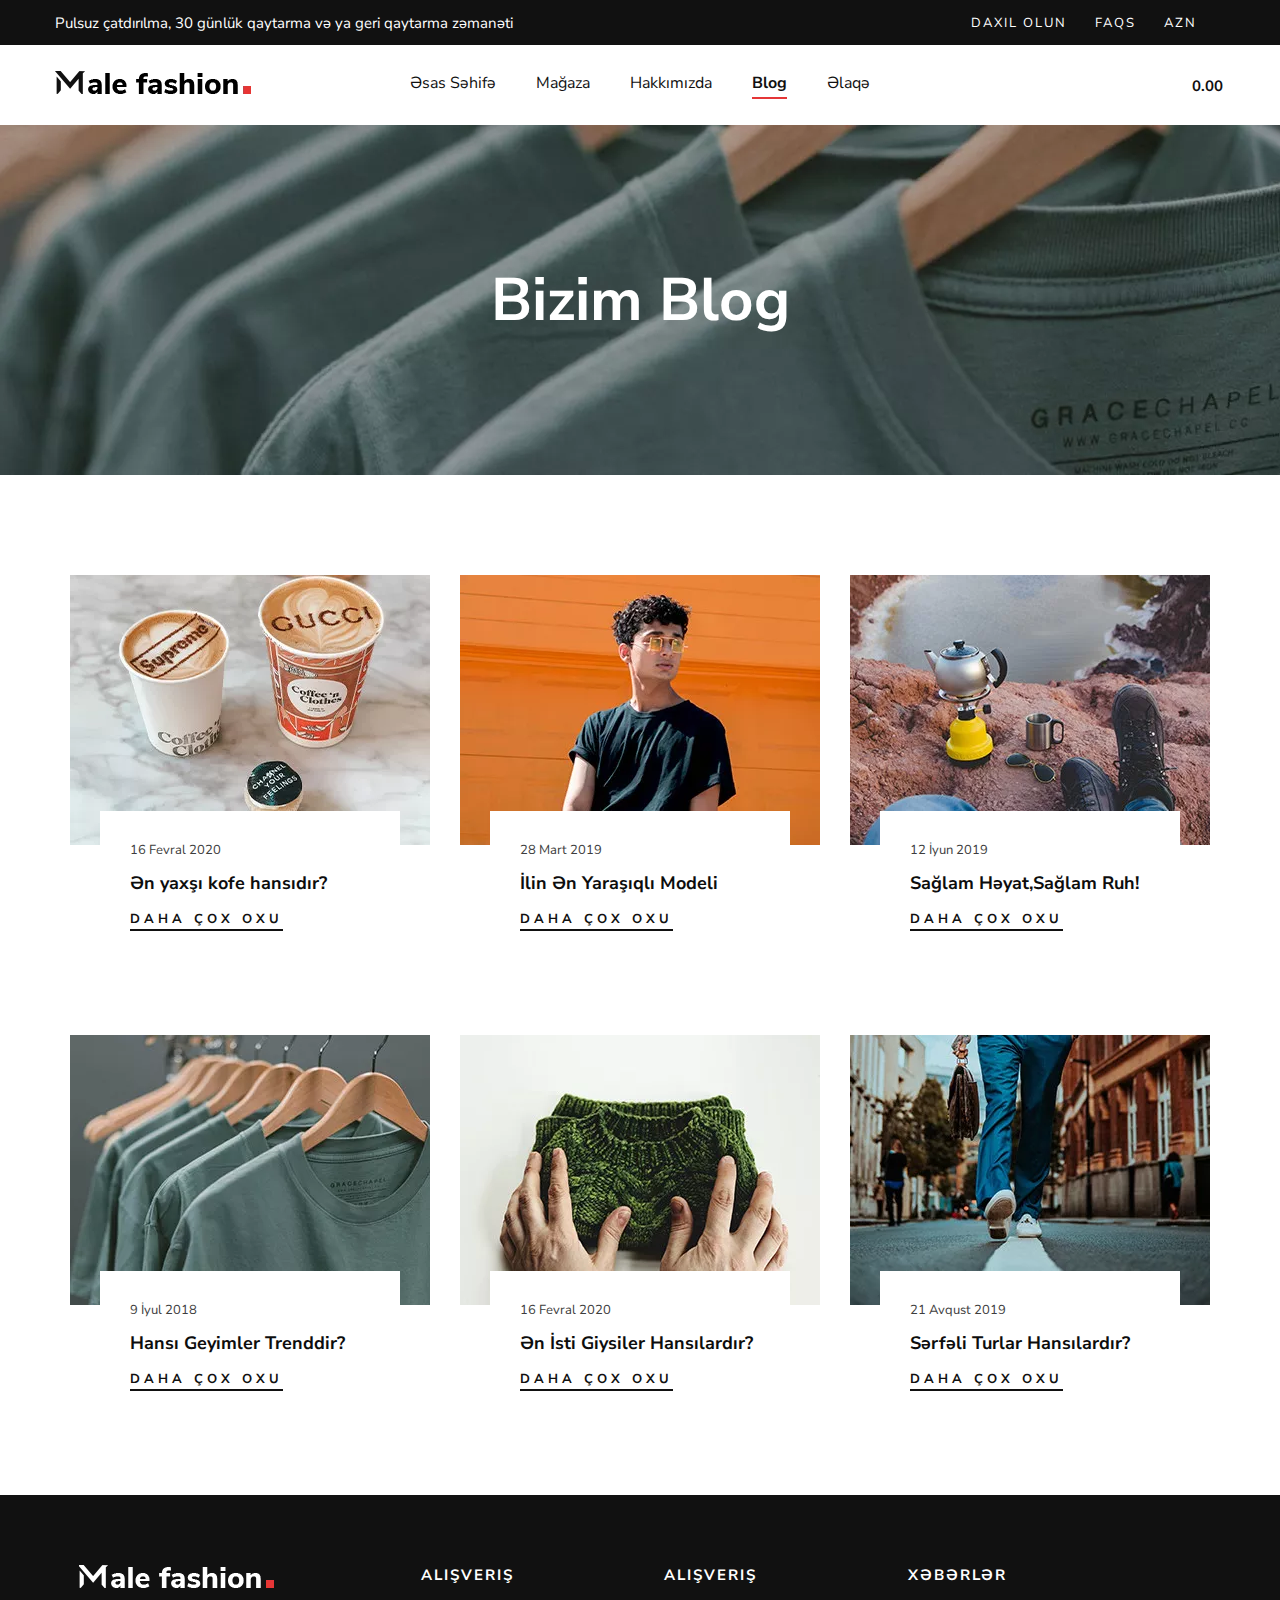
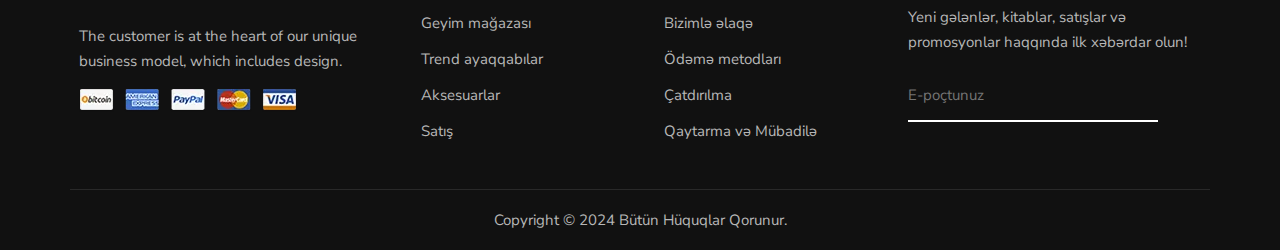
<file: blog.html>
<!DOCTYPE html>
<html lang="en">
    <head>
        <meta charset="UTF-8">
        <meta name="viewport" content="width=device-width, initial-scale=1.0">
        <title>Document</title>
        <link rel="stylesheet" href="./Css/style.css">
        <link rel="stylesheet" href="./Css/layout.css">
        <link rel="stylesheet" href="./Css/responsive.css">
        <link rel="stylesheet"
            href="https://cdnjs.cloudflare.com/ajax/libs/font-awesome/6.5.2/css/all.min.css"
            integrity="sha512-SnH5WK+bZxgPHs44uWIX+LLJAJ9/2PkPKZ5QiAj6Ta86w+fsb2TkcmfRyVX3pBnMFcV7oQPJkl9QevSCWr3W6A=="
            crossorigin="anonymous" referrerpolicy="no-referrer" />
    </head>
    <body>
        <header>
            <div class="header_top_container">
                <div class="header_top">
                    <div class="header_top_content col-lg-6 col-md-7">
                        <p>
                            Pulsuz çatdırılma, 30 günlük qaytarma və ya geri
                            qaytarma zəmanəti
                        </p>
                    </div>
                    <div class="header_top_others col-lg-6 col-md-5">
                        <ul>
                            <li>Daxil olun</li>
                            <li>FAQs</li>
                            <li class="header_top_dropdown_li">AZN <i
                                    class="fa-solid fa-angle-down"></i>
                                <div class="header_top_dropdown_li_container">
                                    <ul>
                                        <li>USD</li>
                                        <li>EUR</li>
                                        <li>AZN</li>
                                    </ul>
                                </div>
                            </li>
                        </ul>

                    </div>
                </div>
            </div>
            <div class="nav_container">
                <div class="logo  col-md-3">
                    <a href="./index.html">
                    <img src="./İmg/home_img/logo.png.webp">
                    </a>
                </div>

                <div class="nav col-md-6">
                    <ul class="nav_list">
                        <li><a href="./index.html"><span
                                    class="hover-underline-animation  ">Əsas
                                    Səhifə</span> </a></li>
                        <li><a href="./shop.html"><span
                                    class="hover-underline-animation">Mağaza</span></a></li>
                        <li><a href="./about.html"><span
                                    class="hover-underline-animation ">Hakkımızda</span></a></li>
                        <li><a href="./blog.html"><span
                                    class="hover-underline-animation active">Blog</span></a></li>
                        <li><a href="./contact.html"><span
                                    class="hover-underline-animation">Əlaqə</span></a></li>
                    </ul>
                </div>

                <div class="others col-md-3">
                    <div class="search">
                        <i class="fa-solid fa-magnifying-glass"></i>
                    </div>
                    <div class="favorite">
                        <i class="fa-regular fa-heart"></i>
                    </div>
                    <div class="cart">
                        <i class="fa-solid fa-bag-shopping"></i>
                        <span>
                            <i class="fa-solid fa-manat-sign"></i>0.00
                        </span>
                    </div>
                    <div class="menu_button">
                        <button onclick="showSidebar()"><i
                                class="fa-solid fa-bars"></i></button>
                    </div>
                </div>
            </div>
        </header>

        <!-- Menu Container -->
        <section class="menu_section">
            <div class="menu_container">
                <div class="exit_button_container">
                    <button onclick="hideSidebar()" class="exit_button">
                        <i class="fa-solid fa-xmark"></i>
                    </button>
                </div>
                <div class="menu_container_top">
                    <ul>
                        <li>Daxil olun</li>
                        <li>FAQs</li>
                        <li class="header_top_dropdown_li">AZN <i
                                class="fa-solid fa-angle-down"></i>
                            <div class="header_top_dropdown_li_container">
                                <ul>
                                    <li>USD</li>
                                    <li>EUR</li>
                                    <li>AZN</li>
                                </ul>
                            </div>
                        </li>
                    </ul>
                </div>
                <div class="menu_container_others">
                    <ul>
                        <li>
                            <i class="fa-solid fa-magnifying-glass"></i>
                        </li>
                        <li>
                            <i class="fa-regular fa-heart"></i>
                        </li>
                        <li>
                            <i class="fa-solid fa-bag-shopping"></i>
                            <span>
                                <i class="fa-solid fa-manat-sign"></i>0.00
                            </span>
                        </li>
                    </ul>
                </div>
                <div class="menu_container_list">
                    <ul>
                        <li><a href="./index.html"><span
                                    class="hover-underline-animation">Əsas
                                    Səhifə</span> </a></li>
                        <li><a href="./shop.html"><span
                                    class="hover-underline-animation">Mağaza</span></a></li>
                        <li><a href="./about.html"><span
                                    class="hover-underline-animation ">Hakkımızda</span></a></li>
                        <li><a href="./blog.html"><span
                                    class="hover-underline-animation active">Blog</span></a></li>
                        <li><a href="./contact.html"><span
                                    class="hover-underline-animation">Əlaqə</span></a></li>
                    </ul>
                </div>
                <div class="menu_container_bottom">
                    <p>
                        Pulsuz çatdırılma, 30 günlük qaytarma və ya geri
                        qaytarma zəmanəti
                    </p>
                </div>
            </div>
        </section>

        <div class="blog_hero">
            <img src="./İmg/blog_img/breadcrumb-bg.jpg.webp" alt>
            <h2>Bizim Blog</h2>
        </div>

        <section>
            <div class="blog_list">
                <div class="blog_list_item col-lg-4 col-md-6 col-sm-6 col-12">
                    <div class="blog_list_item_img">
                        <img src="./İmg/blog_img/Blog_items/blog-1.jpg.webp"
                            alt>
                    </div>
                    <div class="blog_list_item_content">
                        <span><i class="fa-regular fa-calendar"></i> 16 Fevral
                            2020 </span>
                        <h5>
                            Ən yaxşı kofe hansıdır?
                        </h5>
                        <a href="#">
                            Daha çox oxu
                        </a>
                    </div>
                </div>

                <div class="blog_list_item col-lg-4 col-md-6 col-sm-6 col-12">
                    <div class="blog_list_item_img">
                        <img src="./İmg/blog_img/Blog_items/blog-2.jpg.webp"
                            alt>
                    </div>
                    <div class="blog_list_item_content">
                        <span><i class="fa-regular fa-calendar"></i> 28 Mart
                            2019 </span>
                        <h5>
                            İlin Ən Yaraşıqlı Modeli
                        </h5>
                        <a href="#">
                            Daha çox oxu
                        </a>
                    </div>
                </div>

                <div class="blog_list_item col-lg-4 col-md-6 col-sm-6 col-12">
                    <div class="blog_list_item_img">
                        <img src="./İmg/blog_img/Blog_items/blog-3.jpg.webp"
                            alt>
                    </div>
                    <div class="blog_list_item_content">
                        <span><i class="fa-regular fa-calendar"></i> 12 İyun
                            2019 </span>
                        <h5>
                            Sağlam Həyat,Sağlam Ruh!
                        </h5>
                        <a href="#">
                            Daha çox oxu
                        </a>
                    </div>
                </div>

                <div class="blog_list_item col-lg-4 col-md-6 col-sm-6 col-12">
                    <div class="blog_list_item_img">
                        <img src="./İmg/blog_img/Blog_items/blog-4.jpg.webp"
                            alt>
                    </div>
                    <div class="blog_list_item_content">
                        <span><i class="fa-regular fa-calendar"></i> 9 İyul
                            2018 </span>
                        <h5>
                            Hansı Geyimler Trenddir? 
                        </h5>
                        <a href="#">
                            Daha çox oxu
                        </a>
                    </div>
                </div>

                <div class="blog_list_item col-lg-4 col-md-6 col-sm-6 col-12">
                    <div class="blog_list_item_img">
                        <img src="./İmg/blog_img/Blog_items/blog-5.jpg.webp"
                            alt>
                    </div>
                    <div class="blog_list_item_content">
                        <span><i class="fa-regular fa-calendar"></i> 16 Fevral
                            2020 </span>
                        <h5>
                            Ən İsti Giysiler Hansılardır?
                        </h5>
                        <a href="#">
                            Daha çox oxu
                        </a>
                    </div>
                </div>

                <div class="blog_list_item col-lg-4 col-md-6 col-sm-6 col-12">
                    <div class="blog_list_item_img">
                        <img src="./İmg/blog_img/Blog_items/blog-6.jpg.webp"
                            alt>
                    </div>
                    <div class="blog_list_item_content">
                        <span><i class="fa-regular fa-calendar"></i> 21 Avqust
                            2019 </span>
                        <h5>
                            Sərfəli Turlar Hansılardır?
                        </h5>
                        <a href="#">
                            Daha çox oxu
                        </a>
                    </div>
                </div>

            </div>
        </section>

     

        <footer>
            <div class="footer_container">
                <div class="footer_about col-lg-3 col-md-6 col-sm-6 col-12">
                    <img src="./İmg/footer_img/footer-logo.png.webp" alt="logo">
                    <p>
                        The customer is at the heart of our unique business
                        model, which includes design.
                    </p>
                    <img src="./İmg/footer_img/payment.png.webp"
                        alt="payment_method">
                </div>
                <div class="footer_widget col-lg-2 col-md-3 col-sm-6 col-12">
                    <h6>Alışveriş</h6>
                    <ul>
                        <li><a href="#">Geyim mağazası</a></li>
                        <li><a href="#">Trend ayaqqabılar</a></li>
                        <li><a href="#">Aksesuarlar</a></li>
                        <li><a href="#">Satış</a></li>
                    </ul>
                </div>
                <div class="footer_widget col-lg-2 col-md-3 col-sm-6 col-12">
                    <h6>Alışveriş</h6>
                    <ul>
                        <li><a href="#">Bizimlə əlaqə</a></li>
                        <li><a href="#">Ödəmə metodları</a></li>
                        <li><a href="#">Çatdırılma</a></li>
                        <li><a href="#">Qaytarma və Mübadilə</a></li>
                    </ul>
                </div>
                <div class="footer_message col-md-12 col-sm-6 col-12">
                    <h6>Xəbərlər</h6>
                    <p>
                        Yeni gələnlər, kitablar, satışlar və promosyonlar
                        haqqında ilk xəbərdar olun!
                    </p>
                    <div class="message_input">
                        <input type="text" placeholder="E-poçtunuz">
                        <button>
                            <i class="fa-solid fa-envelope"></i>
                        </button>
                    </div>
                </div>
                <div class="footer_bottom">
                    <div class="footer_bottom_text">
                        <p>
                            Copyright © 2024 Bütün Hüquqlar Qorunur.
                        </p>
                    </div>
                </div>
            </div>
        </footer>

           <!-- Menu Script -->
           <script>
            function showSidebar() {
                const sidebar = document.querySelector('.menu_section')
                sidebar.style.width = "100%"
                sidebar.style.opacity = "1"
            }
            function hideSidebar() {
                const sidebar = document.querySelector('.menu_section')
                sidebar.style.width = "0px"
                sidebar.style.opacity = "0"
            }
        </script>
    </body>
</html>
</file>
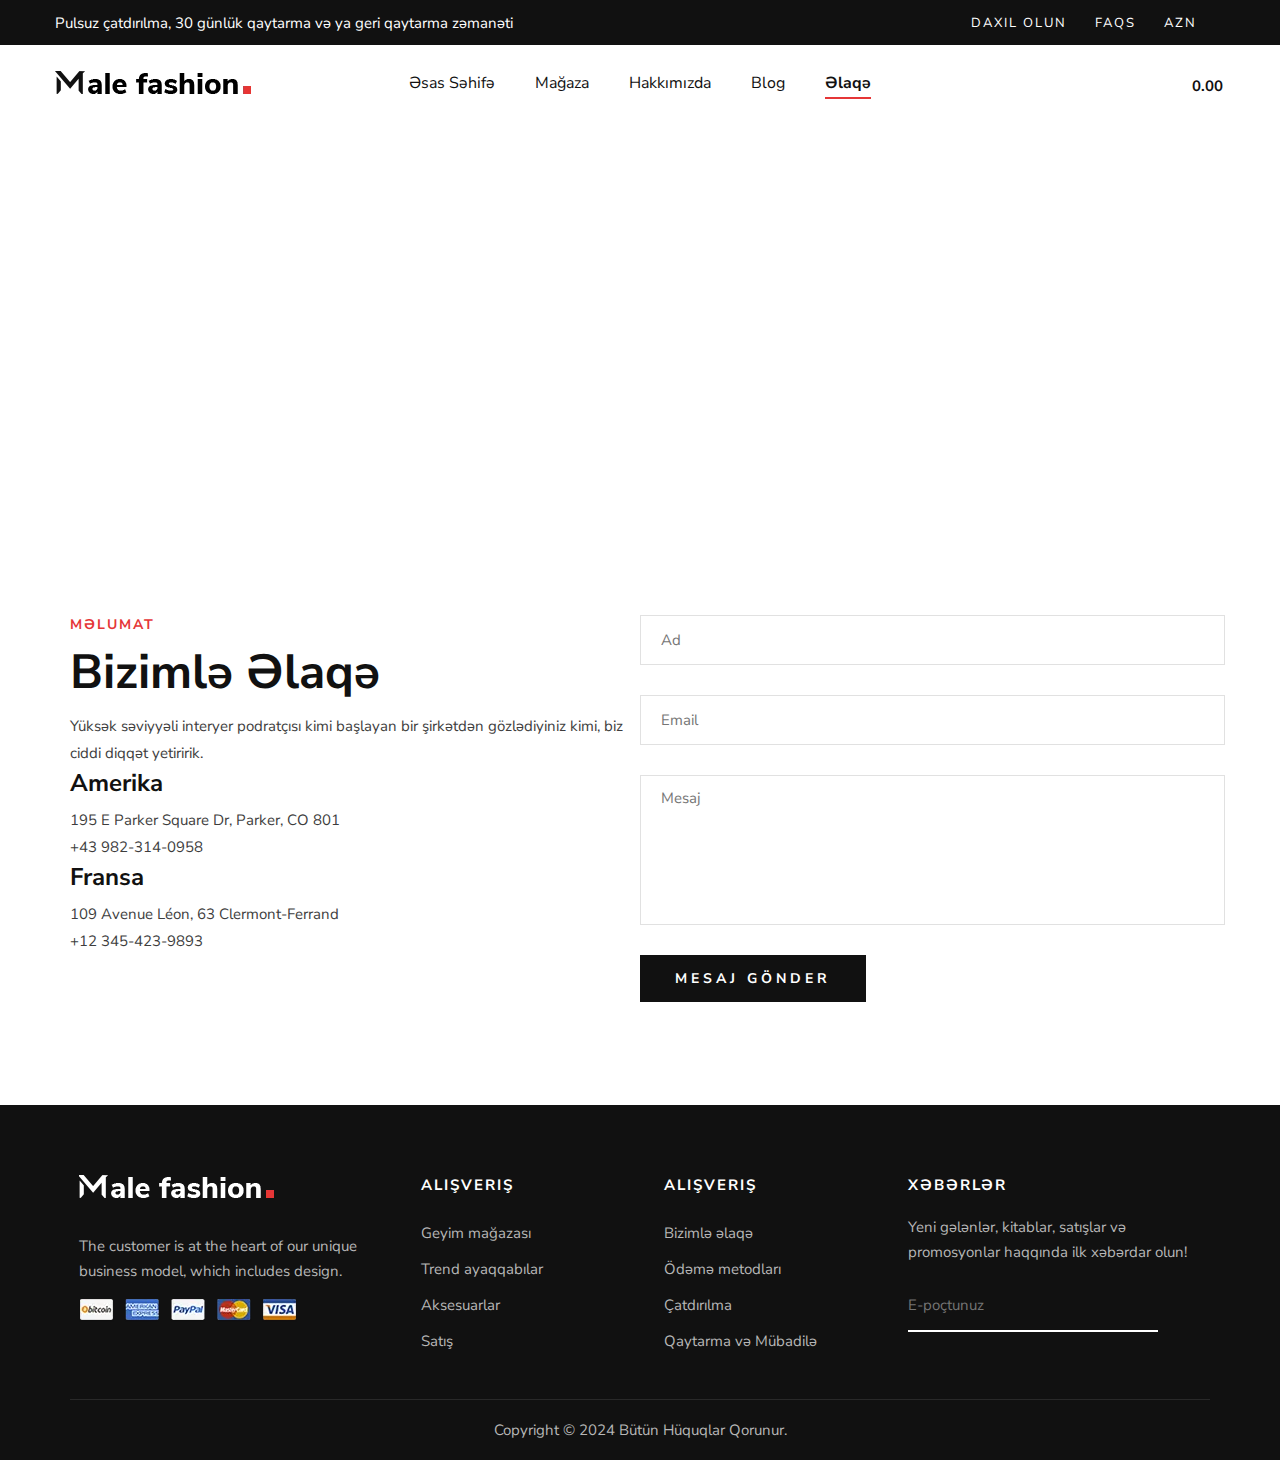
<file: contact.html>
<!DOCTYPE html>
<html lang="en">
    <head>
        <meta charset="UTF-8">
        <meta name="viewport" content="width=device-width, initial-scale=1.0">
        <title>Document</title>
        <link rel="stylesheet" href="./Css/style.css">
        <link rel="stylesheet" href="./Css/layout.css">
        <link rel="stylesheet" href="./Css/responsive.css">
        <link rel="stylesheet"
            href="https://cdnjs.cloudflare.com/ajax/libs/font-awesome/6.5.2/css/all.min.css"
            integrity="sha512-SnH5WK+bZxgPHs44uWIX+LLJAJ9/2PkPKZ5QiAj6Ta86w+fsb2TkcmfRyVX3pBnMFcV7oQPJkl9QevSCWr3W6A=="
            crossorigin="anonymous" referrerpolicy="no-referrer" />
    </head>
    <body>
        <header>
            <div class="header_top_container">
                <div class="header_top">
                    <div class="header_top_content col-lg-6 col-md-7">
                        <p>
                            Pulsuz çatdırılma, 30 günlük qaytarma və ya geri
                            qaytarma zəmanəti
                        </p>
                    </div>
                    <div class="header_top_others col-lg-6 col-md-5">
                        <ul>
                            <li>Daxil olun</li>
                            <li>FAQs</li>
                            <li class="header_top_dropdown_li">AZN <i
                                    class="fa-solid fa-angle-down"></i>
                                <div class="header_top_dropdown_li_container">
                                    <ul>
                                        <li>USD</li>
                                        <li>EUR</li>
                                        <li>AZN</li>
                                    </ul>
                                </div>
                            </li>
                        </ul>

                    </div>
                </div>
            </div>
            <div class="nav_container">
                <div class="logo  col-md-3">
                    <a href="./index.html">
                        <img src="./İmg/home_img/logo.png.webp">
                    </a>
                </div>

                <div class="nav col-md-6">
                    <ul class="nav_list">
                        <li><a href="./index.html"><span
                                    class="hover-underline-animation  ">Əsas
                                    Səhifə</span> </a></li>
                        <li><a href="./shop.html"><span
                                    class="hover-underline-animation">Mağaza</span></a></li>
                        <li><a href="./about.html"><span
                                    class="hover-underline-animation ">Hakkımızda</span></a></li>
                        <li><a href="./blog.html"><span
                                    class="hover-underline-animation">Blog</span></a></li>
                        <li><a href="./contact.html"><span
                                    class="hover-underline-animation active">Əlaqə</span></a></li>
                    </ul>
                </div>

                <div class="others col-md-3">
                    <div class="search">
                        <i class="fa-solid fa-magnifying-glass"></i>
                    </div>
                    <div class="favorite">
                        <i class="fa-regular fa-heart"></i>
                    </div>
                    <div class="cart">
                        <i class="fa-solid fa-bag-shopping"></i>
                        <span>
                            <i class="fa-solid fa-manat-sign"></i>0.00
                        </span>
                    </div>
                    <div class="menu_button">
                        <button onclick="showSidebar()"><i
                                class="fa-solid fa-bars"></i></button>
                    </div>
                </div>
            </div>
        </header>

        <!-- Menu Container -->
        <section class="menu_section">
            <div class="menu_container">
                <div class="exit_button_container">
                    <button onclick="hideSidebar()" class="exit_button">
                        <i class="fa-solid fa-xmark"></i>
                    </button>
                </div>
                <div class="menu_container_top">
                    <ul>
                        <li>Daxil olun</li>
                        <li>FAQs</li>
                        <li class="header_top_dropdown_li">AZN <i
                                class="fa-solid fa-angle-down"></i>
                            <div class="header_top_dropdown_li_container">
                                <ul>
                                    <li>USD</li>
                                    <li>EUR</li>
                                    <li>AZN</li>
                                </ul>
                            </div>
                        </li>
                    </ul>
                </div>
                <div class="menu_container_others">
                    <ul>
                        <li>
                            <i class="fa-solid fa-magnifying-glass"></i>
                        </li>
                        <li>
                            <i class="fa-regular fa-heart"></i>
                        </li>
                        <li>
                            <i class="fa-solid fa-bag-shopping"></i>
                            <span>
                                <i class="fa-solid fa-manat-sign"></i>0.00
                            </span>
                        </li>
                    </ul>
                </div>
                <div class="menu_container_list">
                    <ul>
                        <li><a href="./index.html"><span
                                    class="hover-underline-animation ">Əsas
                                    Səhifə</span> </a></li>
                        <li><a href="./shop.html"><span
                                    class="hover-underline-animation">Mağaza</span></a></li>
                        <li><a href="./about.html"><span
                                    class="hover-underline-animation ">Hakkımızda</span></a></li>
                        <li><a href="./blog.html"><span
                                    class="hover-underline-animation">Blog</span></a></li>
                        <li><a href="./contact.html"><span
                                    class="hover-underline-animation active">Əlaqə</span></a></li>
                    </ul>
                </div>
                <div class="menu_container_bottom">
                    <p>
                        Pulsuz çatdırılma, 30 günlük qaytarma və ya geri
                        qaytarma zəmanəti
                    </p>
                </div>
            </div>
        </section>

        <section class="contact_map">
            <iframe
                src="https://www.google.com/maps/embed?pb=!1m18!1m12!1m3!1d3039.3451321737984!2d49.85387277586573!3d40.37904277144573!2m3!1f0!2f0!3f0!3m2!1i1024!2i768!4f13.1!3m3!1m2!1s0x40307dd42d26ad8d%3A0x2aa807745685f89!2sAdnsu!5e0!3m2!1str!2saz!4v1714763324935!5m2!1str!2saz"
                width="1920" height="600" style="border:0;" allowfullscreen
                loading="lazy"
                referrerpolicy="no-referrer-when-downgrade"></iframe>
        </section>

        <section>
            <div class="contact_container">
                <div class="contact_info">
                    <span>Məlumat</span>
                    <h2>
                        Bizimlə Əlaqə
                    </h2>
                    <p class="contact_p ">
                        Yüksək səviyyəli interyer podratçısı kimi başlayan bir
                        şirkətdən gözlədiyiniz kimi, biz ciddi diqqət yetiririk.
                    </p>
                    <h4>
                        Amerika
                    </h4>
                    <p>195 E Parker Square Dr, Parker, CO 801</p>
                    <p>+43 982-314-0958</p>
                    <h4>
                        Fransa
                    </h4>
                    <p>109 Avenue Léon, 63 Clermont-Ferrand</p>
                    <p>+12 345-423-9893</p>
                </div>
                <div class="contact_form">
                    <input type="text" placeholder="Ad">
                    <input type="text" placeholder="Email">
                    <textarea name id placeholder="Mesaj"></textarea>
                    <button>
                        Mesaj Gönder
                    </button>
                </div>
            </div>
        </section>

        <footer>
            <div class="footer_container">
                <div class="footer_about col-lg-3 col-md-6 col-sm-6 col-12">
                    <img src="./İmg/footer_img/footer-logo.png.webp" alt="logo">
                    <p>
                        The customer is at the heart of our unique business
                        model, which includes design.
                    </p>
                    <img src="./İmg/footer_img/payment.png.webp"
                        alt="payment_method">
                </div>
                <div class="footer_widget col-lg-2 col-md-3 col-sm-6 col-12">
                    <h6>Alışveriş</h6>
                    <ul>
                        <li><a href="#">Geyim mağazası</a></li>
                        <li><a href="#">Trend ayaqqabılar</a></li>
                        <li><a href="#">Aksesuarlar</a></li>
                        <li><a href="#">Satış</a></li>
                    </ul>
                </div>
                <div class="footer_widget col-lg-2 col-md-3 col-sm-6 col-12">
                    <h6>Alışveriş</h6>
                    <ul>
                        <li><a href="#">Bizimlə əlaqə</a></li>
                        <li><a href="#">Ödəmə metodları</a></li>
                        <li><a href="#">Çatdırılma</a></li>
                        <li><a href="#">Qaytarma və Mübadilə</a></li>
                    </ul>
                </div>
                <div class="footer_message col-md-12 col-sm-6 col-12">
                    <h6>Xəbərlər</h6>
                    <p>
                        Yeni gələnlər, kitablar, satışlar və promosyonlar
                        haqqında ilk xəbərdar olun!
                    </p>
                    <div class="message_input">
                        <input type="text" placeholder="E-poçtunuz">
                        <button>
                            <i class="fa-solid fa-envelope"></i>
                        </button>
                    </div>
                </div>
                <div class="footer_bottom">
                    <div class="footer_bottom_text">
                        <p>
                            Copyright © 2024 Bütün Hüquqlar Qorunur.
                        </p>
                    </div>
                </div>
            </div>
        </footer>

        <!-- Menu Script -->
        <script>
            function showSidebar() {
                const sidebar = document.querySelector('.menu_section')
                sidebar.style.width = "100%"
                sidebar.style.opacity = "1"
            }
            function hideSidebar() {
                const sidebar = document.querySelector('.menu_section')
                sidebar.style.width = "0px"
                sidebar.style.opacity = "0"
            }
        </script>
    </body>
</html>
</file>
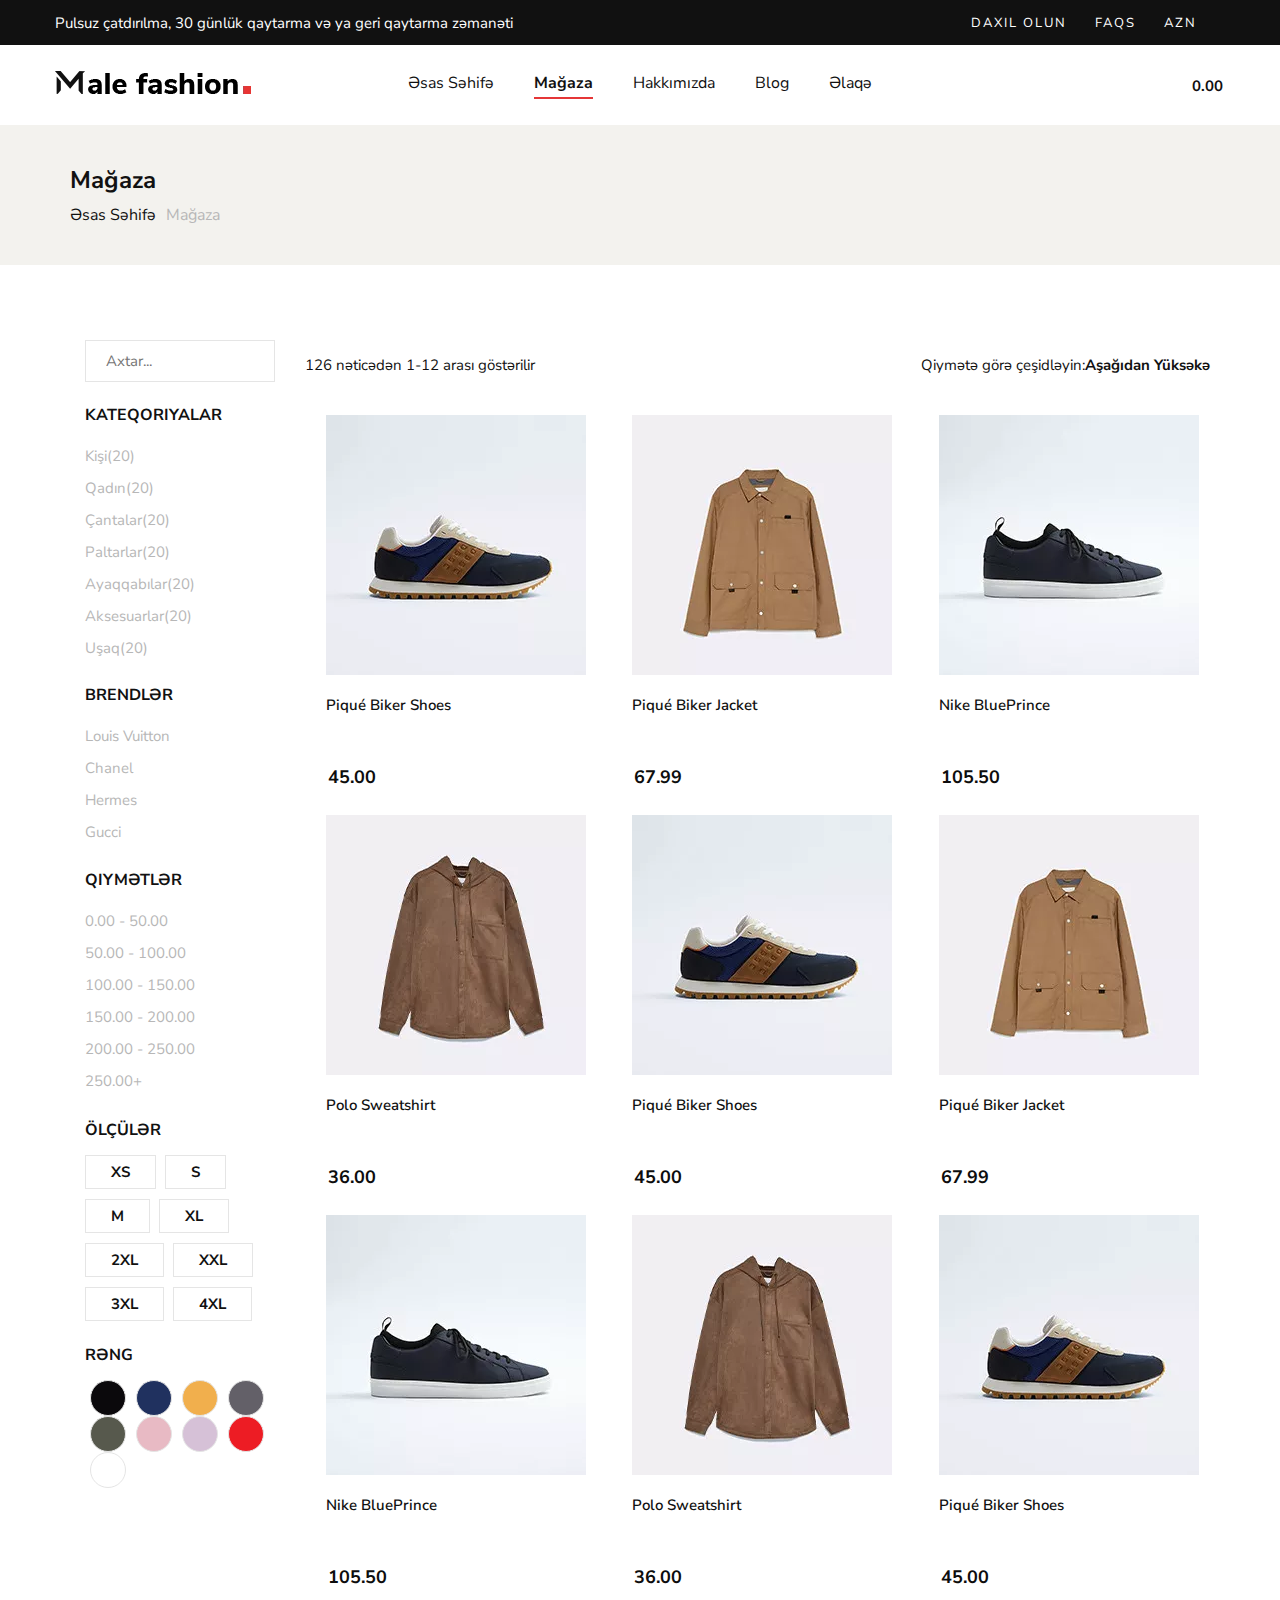
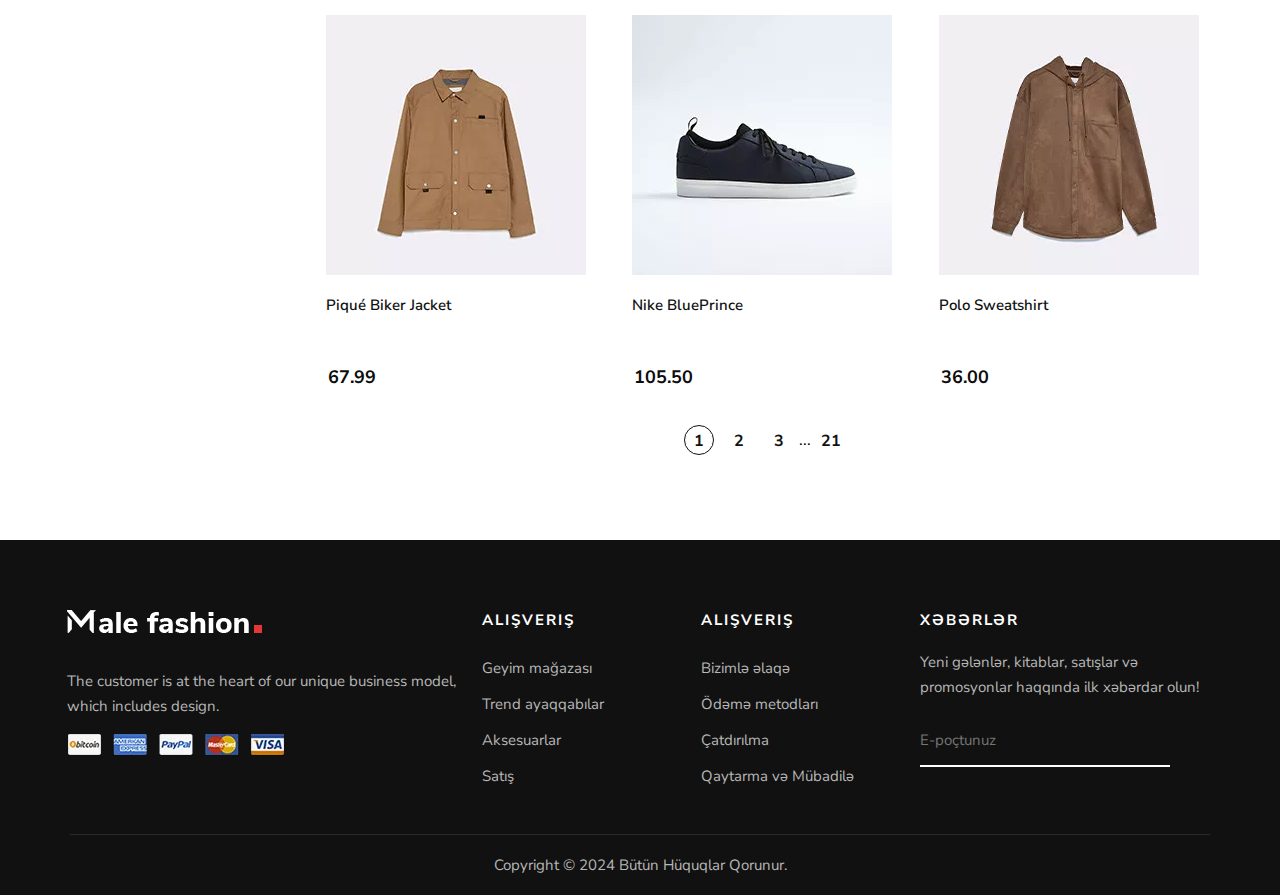
<file: shop.html>
<!DOCTYPE html>
<html lang="en">
    <head>
        <meta charset="UTF-8">
        <meta name="viewport" content="width=device-width, initial-scale=1.0">
        <title>Document</title>
        <link rel="stylesheet" href="./Css/style.css">
        <link rel="stylesheet" href="./Css/layout.css">
        <link rel="stylesheet" href="./Css/responsive.css">
        <link rel="stylesheet"
            href="https://cdnjs.cloudflare.com/ajax/libs/font-awesome/6.5.2/css/all.min.css"
            integrity="sha512-SnH5WK+bZxgPHs44uWIX+LLJAJ9/2PkPKZ5QiAj6Ta86w+fsb2TkcmfRyVX3pBnMFcV7oQPJkl9QevSCWr3W6A=="
            crossorigin="anonymous" referrerpolicy="no-referrer" />
    </head>
    <body>
        <header>
            <div class="header_top_container">
                <div class="header_top">
                    <div class="header_top_content col-lg-6 col-md-7">
                        <p>
                            Pulsuz çatdırılma, 30 günlük qaytarma və ya geri
                            qaytarma zəmanəti
                        </p>
                    </div>
                    <div class="header_top_others col-lg-6 col-md-5">
                        <ul>
                            <li>Daxil olun</li>
                            <li>FAQs</li>
                            <li class="header_top_dropdown_li">AZN <i
                                    class="fa-solid fa-angle-down"></i>
                                <div class="header_top_dropdown_li_container">
                                    <ul>
                                        <li>USD</li>
                                        <li>EUR</li>
                                        <li>AZN</li>
                                    </ul>
                                </div>
                            </li>
                        </ul>

                    </div>
                </div>
            </div>
            <div class="nav_container">
                <div class="logo  col-md-3">
                    <a href="./index.html">
                        <img src="./İmg/home_img/logo.png.webp">
                    </a>
                </div>

                <div class="nav col-md-6">
                    <ul class="nav_list">
                        <li><a href="./index.html"><span
                                    class="hover-underline-animation  ">Əsas
                                    Səhifə</span> </a></li>
                        <li><a href="./shop.html"><span
                                    class="hover-underline-animation active">Mağaza</span></a></li>
                        <li><a href="./about.html"><span
                                    class="hover-underline-animation ">Hakkımızda</span></a></li>
                        <li><a href="./blog.html"><span
                                    class="hover-underline-animation">Blog</span></a></li>
                        <li><a href="./contact.html"><span
                                    class="hover-underline-animation">Əlaqə</span></a></li>
                    </ul>
                </div>

                <div class="others col-md-3">
                    <div class="search">
                        <i class="fa-solid fa-magnifying-glass"></i>
                    </div>
                    <div class="favorite">
                        <i class="fa-regular fa-heart"></i>
                    </div>
                    <div class="cart">
                        <i class="fa-solid fa-bag-shopping"></i>
                        <span>
                            <i class="fa-solid fa-manat-sign"></i>0.00
                        </span>
                    </div>
                    <div class="menu_button">
                        <button onclick="showSidebar()"><i
                                class="fa-solid fa-bars"></i></button>
                    </div>
                </div>
            </div>
        </header>

        <!-- Menu Container -->
        <section class="menu_section">
            <div class="menu_container">
                <div class="exit_button_container">
                    <button onclick="hideSidebar()" class="exit_button">
                        <i class="fa-solid fa-xmark"></i>
                    </button>
                </div>
                <div class="menu_container_top">
                    <ul>
                        <li>Daxil olun</li>
                        <li>FAQs</li>
                        <li class="header_top_dropdown_li">AZN <i
                                class="fa-solid fa-angle-down"></i>
                            <div class="header_top_dropdown_li_container">
                                <ul>
                                    <li>USD</li>
                                    <li>EUR</li>
                                    <li>AZN</li>
                                </ul>
                            </div>
                        </li>
                    </ul>
                </div>
                <div class="menu_container_others">
                    <ul>
                        <li>
                            <i class="fa-solid fa-magnifying-glass"></i>
                        </li>
                        <li>
                            <i class="fa-regular fa-heart"></i>
                        </li>
                        <li>
                            <i class="fa-solid fa-bag-shopping"></i>
                            <span>
                                <i class="fa-solid fa-manat-sign"></i>0.00
                            </span>
                        </li>
                    </ul>
                </div>
                <div class="menu_container_list">
                    <ul>
                        <li><a href="./index.html"><span
                                    class="hover-underline-animation ">Əsas
                                    Səhifə</span> </a></li>
                        <li><a href="./shop.html"><span
                                    class="hover-underline-animation active">Mağaza</span></a></li>
                        <li><a href="./about.html"><span
                                    class="hover-underline-animation ">Hakkımızda</span></a></li>
                        <li><a href="./blog.html"><span
                                    class="hover-underline-animation">Blog</span></a></li>
                        <li><a href="./contact.html"><span
                                    class="hover-underline-animation">Əlaqə</span></a></li>
                    </ul>
                </div>
                <div class="menu_container_bottom">
                    <p>
                        Pulsuz çatdırılma, 30 günlük qaytarma və ya geri
                        qaytarma zəmanəti
                    </p>
                </div>
            </div>
        </section>

        <section class="about_link_container">
            <div class="link_container">
                <h2>Mağaza</h2>
                <ul>
                    <li><a class="selected_link" href="./index.html">Əsas Səhifə
                            <i class="fa-solid fa-angle-right"></i></a></li>
                    <li><a href="./shop.html">Mağaza </a></li>
                </ul>
            </div>
        </section>

        <section>
            <div class="shop_container">
                <div class="filter_icon_open">
                    <button onclick=openFilter()>
                        <i class="fa-solid fa-filter"></i>
                    </button>
                </div>
                <div class="shop_filter ">
                    <div class="filter_icon_exit">
                        <button onclick="closeFilter()">
                            <i class="fa-solid fa-xmark"></i>
                        </button>
                    </div>
                    <div class="filter_search">
                        <input type="search" placeholder="Axtar...">
                        <i class="fa-solid fa-magnifying-glass"></i>
                    </div>
                    <div class="filter_categories filter_container">
                        <button onclick=filter_categories_collapse()
                            class="filter_top">
                            <span>Kateqoriyalar</span>
                            <span><i class="fa-solid fa-angle-down"></i></span>
                        </button>
                        <div id="filter_list">
                            <ul>
                                <li>Kişi(20)</li>
                                <li>Qadın(20)</li>
                                <li>Çantalar(20)</li>
                                <li>Paltarlar(20)</li>
                                <li>Ayaqqabılar(20)</li>
                                <li>Aksesuarlar(20)</li>
                                <li>Uşaq(20)</li>
                            </ul>
                        </div>
                    </div>
                    <div class="filter_branding filter_container ">
                        <button onclick=filter_branding_collapse()
                            class="filter_top">
                            <span>Brendlər</span>
                            <span><i class="fa-solid fa-angle-down"></i></span>
                        </button>
                        <div id="filter_list">
                            <ul>
                                <li>Louis Vuitton</li>
                                <li>Chanel</li>
                                <li>Hermes</li>
                                <li>Gucci</li>
                            </ul>
                        </div>
                    </div>
                    <div class="filter_price filter_container">
                        <button onclick=filter_price_collapse()
                            class="filter_top">
                            <span>Qiymətlər</span>
                            <span><i class="fa-solid fa-angle-down"></i></span>
                        </button>
                        <div id="filter_list">
                            <ul>
                                <li>0.00 - 50.00</li>
                                <li>50.00 - 100.00</li>
                                <li>100.00 - 150.00</li>
                                <li>150.00 - 200.00</li>
                                <li>200.00 - 250.00</li>
                                <li>250.00+</li>
                            </ul>
                        </div>
                    </div>
                    <div class="filter_size filter_container">
                        <button onclick=filter_size_collapse()
                            class="filter_top">
                            <span>Ölçülər</span>
                            <span><i class="fa-solid fa-angle-down"></i></span>
                        </button>
                        <div class="filter_size_container">
                            <div>XS</div>
                            <div>S</div>
                            <div>M</div>
                            <div>XL</div>
                            <div>2XL</div>
                            <div>XXL</div>
                            <div>3XL</div>
                            <div>4XL</div>
                        </div>
                    </div>
                    <div class="filter_color filter_container">
                        <button onclick=filter_color_collapse()
                            class="filter_top">
                            <span>Rəng</span>
                            <span><i class="fa-solid fa-angle-down"></i></span>
                        </button>
                        <div class="filter_color_circle">
                            <div class="circle_black"></div>
                            <div class="circle_blue"></div>
                            <div class="circle_orange"></div>
                            <div class="circle_gray"></div>
                            <div class="circle_green"></div>
                            <div class="circle_pink"></div>
                            <div class="circle_purple"></div>
                            <div class="circle_red"></div>
                            <div class="circle_white"></div>
                        </div>
                    </div>

                </div>
                <div class="shop_product_container">
                    <div class="shop_product_top">
                        <span>126 nəticədən 1-12 arası göstərilir</span>
                        <div class="filter_sort">
                            <span>Qiymətə görə çeşidləyin:</span>
                            <p>Aşağıdan Yüksəkə</p>
                            <i class="fa-solid fa-angle-down"></i>
                            <div class="filter_sort_dropdown">
                                <ul>
                                    <li>Aşağıdan Yüksəkə</li>
                                    <li>Yüksəkdən Aşağıya</li>
                                </ul>
                            </div>
                        </div>
                    </div>
                    <div class="shop_product_list">
                        <div
                            class="home_product_item col-lg-4 col-md-6 col-sm-12 col-12">
                            <div class="home_product_item_img">
                                <img
                                    src="./İmg/home_img/product_img/product-1.jpg.webp"
                                    alt>
                                <div class="product_tools">
                                    <ul>
                                        <li><i
                                                class="fa-regular fa-heart"></i></li>
                                        <li><i
                                                class="fa-solid fa-scale-unbalanced-flip"></i></li>
                                        <li><i
                                                class="fa-solid fa-magnifying-glass"></i></li>
                                    </ul>
                                </div>
                            </div>
                            <div class="home_product_item_info_container">
                                <div class="product_cart_button">
                                    <a href>
                                        + Səbətə Əlave Et
                                    </a>
                                </div>
                                <div class="product_title">
                                    <h6>
                                        Piqué Biker Shoes
                                    </h6>
                                </div>
                                <div class="product_rating">
                                    <i class="fa-solid fa-star"></i>
                                    <i class="fa-solid fa-star"></i>
                                    <i class="fa-solid fa-star"></i>
                                    <i class="fa-solid fa-star"></i>
                                    <i class="fa-regular fa-star"></i>
                                </div>
                                <div class="product_price">
                                    <span>
                                        <i
                                            class="fa-solid fa-manat-sign"></i>45.00
                                    </span>
                                </div>
                                <div class="product_color">
                                    <button id="color_button"
                                        onclick="activeColor()"
                                        class="radio blue"></button>
                                    <button id="color_button"
                                        onclick="activeColor()"
                                        class="radio green"></button>
                                    <button id="color_button"
                                        onclick="activeColor()"
                                        class="radio brown"></button>
                                </div>
                            </div>
                        </div>

                        <div
                            class="home_product_item col-lg-4 col-md-6 col-sm-12 col-12">
                            <div class="home_product_item_img">
                                <img
                                    src="./İmg/home_img/product_img/product-2.jpg.webp"
                                    alt>
                                <div class="product_tools">
                                    <ul>
                                        <li><i
                                                class="fa-regular fa-heart"></i></li>
                                        <li><i
                                                class="fa-solid fa-scale-unbalanced-flip"></i></li>
                                        <li><i
                                                class="fa-solid fa-magnifying-glass"></i></li>
                                    </ul>
                                </div>
                            </div>
                            <div class="home_product_item_info_container">
                                <div class="product_cart_button">
                                    <a href>
                                        + Səbətə Əlave Et
                                    </a>
                                </div>
                                <div class="product_title">
                                    <h6>
                                        Piqué Biker Jacket
                                    </h6>
                                </div>
                                <div class="product_rating">
                                    <i class="fa-solid fa-star"></i>
                                    <i class="fa-solid fa-star"></i>
                                    <i class="fa-solid fa-star"></i>
                                    <i class="fa-regular fa-star"></i>
                                    <i class="fa-regular fa-star"></i>
                                </div>
                                <div class="product_price">
                                    <span>
                                        <i
                                            class="fa-solid fa-manat-sign"></i>67.99
                                    </span>
                                </div>
                                <div class="product_color">
                                    <button id="color_button"
                                        onclick="activeColor()"
                                        class="radio blue"></button>
                                    <button id="color_button"
                                        onclick="activeColor()"
                                        class="radio green"></button>
                                    <button id="color_button"
                                        onclick="activeColor()"
                                        class="radio brown"></button>
                                </div>
                            </div>
                        </div>

                        <div
                            class="home_product_item col-lg-4 col-md-6 col-sm-12 col-12">
                            <div class="home_product_item_img">
                                <img
                                    src="./İmg/home_img/product_img/product-3.jpg.webp"
                                    alt>
                                <div class="product_tools">
                                    <ul>
                                        <li><i
                                                class="fa-regular fa-heart"></i></li>
                                        <li><i
                                                class="fa-solid fa-scale-unbalanced-flip"></i></li>
                                        <li><i
                                                class="fa-solid fa-magnifying-glass"></i></li>
                                    </ul>
                                </div>
                            </div>
                            <div class="home_product_item_info_container">
                                <div class="product_cart_button">
                                    <a href>
                                        + Səbətə Əlave Et
                                    </a>
                                </div>
                                <div class="product_title">
                                    <h6>
                                        Nike BluePrince
                                    </h6>
                                </div>
                                <div class="product_rating">
                                    <i class="fa-solid fa-star"></i>
                                    <i class="fa-solid fa-star"></i>
                                    <i class="fa-solid fa-star"></i>
                                    <i class="fa-solid fa-star"></i>
                                    <i class="fa-regular fa-star"></i>
                                </div>
                                <div class="product_price">
                                    <span>
                                        <i
                                            class="fa-solid fa-manat-sign"></i>105.50
                                    </span>
                                </div>
                                <div class="product_color">
                                    <button id="color_button"
                                        onclick="activeColor()"
                                        class="radio blue"></button>
                                    <button id="color_button"
                                        onclick="activeColor()"
                                        class="radio green"></button>
                                    <button id="color_button"
                                        onclick="activeColor()"
                                        class="radio brown"></button>
                                </div>
                            </div>
                        </div>

                        <div
                            class="home_product_item col-lg-4 col-md-6 col-sm-12 col-12">
                            <div class="home_product_item_img">
                                <img
                                    src="./İmg/home_img/product_img/product-4.jpg.webp"
                                    alt>
                                <div class="product_tools">
                                    <ul>
                                        <li><i
                                                class="fa-regular fa-heart"></i></li>
                                        <li><i
                                                class="fa-solid fa-scale-unbalanced-flip"></i></li>
                                        <li><i
                                                class="fa-solid fa-magnifying-glass"></i></li>
                                    </ul>
                                </div>
                            </div>
                            <div class="home_product_item_info_container">
                                <div class="product_cart_button">
                                    <a href>
                                        + Səbətə Əlave Et
                                    </a>
                                </div>
                                <div class="product_title">
                                    <h6>
                                        Polo Sweatshirt
                                    </h6>
                                </div>
                                <div class="product_rating">
                                    <i class="fa-solid fa-star"></i>
                                    <i class="fa-solid fa-star"></i>
                                    <i class="fa-solid fa-star"></i>
                                    <i class="fa-solid fa-star"></i>
                                    <i class="fa-regular fa-star"></i>
                                </div>
                                <div class="product_price">
                                    <span>
                                        <i
                                            class="fa-solid fa-manat-sign"></i>36.00
                                    </span>
                                </div>
                                <div class="product_color">
                                    <button id="color_button"
                                        onclick="activeColor()"
                                        class="radio blue"></button>
                                    <button id="color_button"
                                        onclick="activeColor()"
                                        class="radio green"></button>
                                    <button id="color_button"
                                        onclick="activeColor()"
                                        class="radio brown"></button>
                                </div>
                            </div>
                        </div>

                        <div
                            class="home_product_item col-lg-4 col-md-6 col-sm-12 col-12">
                            <div class="home_product_item_img">
                                <img
                                    src="./İmg/home_img/product_img/product-1.jpg.webp"
                                    alt>
                                <div class="product_tools">
                                    <ul>
                                        <li><i
                                                class="fa-regular fa-heart"></i></li>
                                        <li><i
                                                class="fa-solid fa-scale-unbalanced-flip"></i></li>
                                        <li><i
                                                class="fa-solid fa-magnifying-glass"></i></li>
                                    </ul>
                                </div>
                            </div>
                            <div class="home_product_item_info_container">
                                <div class="product_cart_button">
                                    <a href>
                                        + Səbətə Əlave Et
                                    </a>
                                </div>
                                <div class="product_title">
                                    <h6>
                                        Piqué Biker Shoes
                                    </h6>
                                </div>
                                <div class="product_rating">
                                    <i class="fa-solid fa-star"></i>
                                    <i class="fa-solid fa-star"></i>
                                    <i class="fa-solid fa-star"></i>
                                    <i class="fa-solid fa-star"></i>
                                    <i class="fa-regular fa-star"></i>
                                </div>
                                <div class="product_price">
                                    <span>
                                        <i
                                            class="fa-solid fa-manat-sign"></i>45.00
                                    </span>
                                </div>
                                <div class="product_color">
                                    <button id="color_button"
                                        onclick="activeColor()"
                                        class="radio blue"></button>
                                    <button id="color_button"
                                        onclick="activeColor()"
                                        class="radio green"></button>
                                    <button id="color_button"
                                        onclick="activeColor()"
                                        class="radio brown"></button>
                                </div>
                            </div>
                        </div>

                        <div
                            class="home_product_item col-lg-4 col-md-6 col-sm-12 col-12">
                            <div class="home_product_item_img">
                                <img
                                    src="./İmg/home_img/product_img/product-2.jpg.webp"
                                    alt>
                                <div class="product_tools">
                                    <ul>
                                        <li><i
                                                class="fa-regular fa-heart"></i></li>
                                        <li><i
                                                class="fa-solid fa-scale-unbalanced-flip"></i></li>
                                        <li><i
                                                class="fa-solid fa-magnifying-glass"></i></li>
                                    </ul>
                                </div>
                            </div>
                            <div class="home_product_item_info_container">
                                <div class="product_cart_button">
                                    <a href>
                                        + Səbətə Əlave Et
                                    </a>
                                </div>
                                <div class="product_title">
                                    <h6>
                                        Piqué Biker Jacket
                                    </h6>
                                </div>
                                <div class="product_rating">
                                    <i class="fa-solid fa-star"></i>
                                    <i class="fa-solid fa-star"></i>
                                    <i class="fa-solid fa-star"></i>
                                    <i class="fa-regular fa-star"></i>
                                    <i class="fa-regular fa-star"></i>
                                </div>
                                <div class="product_price">
                                    <span>
                                        <i
                                            class="fa-solid fa-manat-sign"></i>67.99
                                    </span>
                                </div>
                                <div class="product_color">
                                    <button id="color_button"
                                        onclick="activeColor()"
                                        class="radio blue"></button>
                                    <button id="color_button"
                                        onclick="activeColor()"
                                        class="radio green"></button>
                                    <button id="color_button"
                                        onclick="activeColor()"
                                        class="radio brown"></button>
                                </div>
                            </div>
                        </div>

                        <div
                            class="home_product_item col-lg-4 col-md-6 col-sm-12 col-12">
                            <div class="home_product_item_img">
                                <img
                                    src="./İmg/home_img/product_img/product-3.jpg.webp"
                                    alt>
                                <div class="product_tools">
                                    <ul>
                                        <li><i
                                                class="fa-regular fa-heart"></i></li>
                                        <li><i
                                                class="fa-solid fa-scale-unbalanced-flip"></i></li>
                                        <li><i
                                                class="fa-solid fa-magnifying-glass"></i></li>
                                    </ul>
                                </div>
                            </div>
                            <div class="home_product_item_info_container">
                                <div class="product_cart_button">
                                    <a href>
                                        + Səbətə Əlave Et
                                    </a>
                                </div>
                                <div class="product_title">
                                    <h6>
                                        Nike BluePrince
                                    </h6>
                                </div>
                                <div class="product_rating">
                                    <i class="fa-solid fa-star"></i>
                                    <i class="fa-solid fa-star"></i>
                                    <i class="fa-solid fa-star"></i>
                                    <i class="fa-solid fa-star"></i>
                                    <i class="fa-regular fa-star"></i>
                                </div>
                                <div class="product_price">
                                    <span>
                                        <i
                                            class="fa-solid fa-manat-sign"></i>105.50
                                    </span>
                                </div>
                                <div class="product_color">
                                    <button id="color_button"
                                        onclick="activeColor()"
                                        class="radio blue"></button>
                                    <button id="color_button"
                                        onclick="activeColor()"
                                        class="radio green"></button>
                                    <button id="color_button"
                                        onclick="activeColor()"
                                        class="radio brown"></button>
                                </div>
                            </div>
                        </div>

                        <div
                            class="home_product_item col-lg-4 col-md-6 col-sm-12 col-12">
                            <div class="home_product_item_img">
                                <img
                                    src="./İmg/home_img/product_img/product-4.jpg.webp"
                                    alt>
                                <div class="product_tools">
                                    <ul>
                                        <li><i
                                                class="fa-regular fa-heart"></i></li>
                                        <li><i
                                                class="fa-solid fa-scale-unbalanced-flip"></i></li>
                                        <li><i
                                                class="fa-solid fa-magnifying-glass"></i></li>
                                    </ul>
                                </div>
                            </div>
                            <div class="home_product_item_info_container">
                                <div class="product_cart_button">
                                    <a href>
                                        + Səbətə Əlave Et
                                    </a>
                                </div>
                                <div class="product_title">
                                    <h6>
                                        Polo Sweatshirt
                                    </h6>
                                </div>
                                <div class="product_rating">
                                    <i class="fa-solid fa-star"></i>
                                    <i class="fa-solid fa-star"></i>
                                    <i class="fa-solid fa-star"></i>
                                    <i class="fa-solid fa-star"></i>
                                    <i class="fa-regular fa-star"></i>
                                </div>
                                <div class="product_price">
                                    <span>
                                        <i
                                            class="fa-solid fa-manat-sign"></i>36.00
                                    </span>
                                </div>
                                <div class="product_color">
                                    <button id="color_button"
                                        onclick="activeColor()"
                                        class="radio blue"></button>
                                    <button id="color_button"
                                        onclick="activeColor()"
                                        class="radio green"></button>
                                    <button id="color_button"
                                        onclick="activeColor()"
                                        class="radio brown"></button>
                                </div>
                            </div>
                        </div>

                        <div
                            class="home_product_item col-lg-4 col-md-6 col-sm-12 col-12">
                            <div class="home_product_item_img">
                                <img
                                    src="./İmg/home_img/product_img/product-1.jpg.webp"
                                    alt>
                                <div class="product_tools">
                                    <ul>
                                        <li><i
                                                class="fa-regular fa-heart"></i></li>
                                        <li><i
                                                class="fa-solid fa-scale-unbalanced-flip"></i></li>
                                        <li><i
                                                class="fa-solid fa-magnifying-glass"></i></li>
                                    </ul>
                                </div>
                            </div>
                            <div class="home_product_item_info_container">
                                <div class="product_cart_button">
                                    <a href>
                                        + Səbətə Əlave Et
                                    </a>
                                </div>
                                <div class="product_title">
                                    <h6>
                                        Piqué Biker Shoes
                                    </h6>
                                </div>
                                <div class="product_rating">
                                    <i class="fa-solid fa-star"></i>
                                    <i class="fa-solid fa-star"></i>
                                    <i class="fa-solid fa-star"></i>
                                    <i class="fa-solid fa-star"></i>
                                    <i class="fa-regular fa-star"></i>
                                </div>
                                <div class="product_price">
                                    <span>
                                        <i
                                            class="fa-solid fa-manat-sign"></i>45.00
                                    </span>
                                </div>
                                <div class="product_color">
                                    <button id="color_button"
                                        onclick="activeColor()"
                                        class="radio blue"></button>
                                    <button id="color_button"
                                        onclick="activeColor()"
                                        class="radio green"></button>
                                    <button id="color_button"
                                        onclick="activeColor()"
                                        class="radio brown"></button>
                                </div>
                            </div>
                        </div>

                        <div
                            class="home_product_item col-lg-4 col-md-6 col-sm-12 col-12">
                            <div class="home_product_item_img">
                                <img
                                    src="./İmg/home_img/product_img/product-2.jpg.webp"
                                    alt>
                                <div class="product_tools">
                                    <ul>
                                        <li><i
                                                class="fa-regular fa-heart"></i></li>
                                        <li><i
                                                class="fa-solid fa-scale-unbalanced-flip"></i></li>
                                        <li><i
                                                class="fa-solid fa-magnifying-glass"></i></li>
                                    </ul>
                                </div>
                            </div>
                            <div class="home_product_item_info_container">
                                <div class="product_cart_button">
                                    <a href>
                                        + Səbətə Əlave Et
                                    </a>
                                </div>
                                <div class="product_title">
                                    <h6>
                                        Piqué Biker Jacket
                                    </h6>
                                </div>
                                <div class="product_rating">
                                    <i class="fa-solid fa-star"></i>
                                    <i class="fa-solid fa-star"></i>
                                    <i class="fa-solid fa-star"></i>
                                    <i class="fa-regular fa-star"></i>
                                    <i class="fa-regular fa-star"></i>
                                </div>
                                <div class="product_price">
                                    <span>
                                        <i
                                            class="fa-solid fa-manat-sign"></i>67.99
                                    </span>
                                </div>
                                <div class="product_color">
                                    <button id="color_button"
                                        onclick="activeColor()"
                                        class="radio blue"></button>
                                    <button id="color_button"
                                        onclick="activeColor()"
                                        class="radio green"></button>
                                    <button id="color_button"
                                        onclick="activeColor()"
                                        class="radio brown"></button>
                                </div>
                            </div>
                        </div>

                        <div
                            class="home_product_item col-lg-4 col-md-6 col-sm-12 col-12">
                            <div class="home_product_item_img">
                                <img
                                    src="./İmg/home_img/product_img/product-3.jpg.webp"
                                    alt>
                                <div class="product_tools">
                                    <ul>
                                        <li><i
                                                class="fa-regular fa-heart"></i></li>
                                        <li><i
                                                class="fa-solid fa-scale-unbalanced-flip"></i></li>
                                        <li><i
                                                class="fa-solid fa-magnifying-glass"></i></li>
                                    </ul>
                                </div>
                            </div>
                            <div class="home_product_item_info_container">
                                <div class="product_cart_button">
                                    <a href>
                                        + Səbətə Əlave Et
                                    </a>
                                </div>
                                <div class="product_title">
                                    <h6>
                                        Nike BluePrince
                                    </h6>
                                </div>
                                <div class="product_rating">
                                    <i class="fa-solid fa-star"></i>
                                    <i class="fa-solid fa-star"></i>
                                    <i class="fa-solid fa-star"></i>
                                    <i class="fa-solid fa-star"></i>
                                    <i class="fa-regular fa-star"></i>
                                </div>
                                <div class="product_price">
                                    <span>
                                        <i
                                            class="fa-solid fa-manat-sign"></i>105.50
                                    </span>
                                </div>
                                <div class="product_color">
                                    <button id="color_button"
                                        onclick="activeColor()"
                                        class="radio blue"></button>
                                    <button id="color_button"
                                        onclick="activeColor()"
                                        class="radio green"></button>
                                    <button id="color_button"
                                        onclick="activeColor()"
                                        class="radio brown"></button>
                                </div>
                            </div>
                        </div>

                        <div
                            class="home_product_item col-lg-4 col-md-6 col-sm-12 col-12">
                            <div class="home_product_item_img">
                                <img
                                    src="./İmg/home_img/product_img/product-4.jpg.webp"
                                    alt>
                                <div class="product_tools">
                                    <ul>
                                        <li><i
                                                class="fa-regular fa-heart"></i></li>
                                        <li><i
                                                class="fa-solid fa-scale-unbalanced-flip"></i></li>
                                        <li><i
                                                class="fa-solid fa-magnifying-glass"></i></li>
                                    </ul>
                                </div>
                            </div>
                            <div class="home_product_item_info_container">
                                <div class="product_cart_button">
                                    <a href>
                                        + Səbətə Əlave Et
                                    </a>
                                </div>
                                <div class="product_title">
                                    <h6>
                                        Polo Sweatshirt
                                    </h6>
                                </div>
                                <div class="product_rating">
                                    <i class="fa-solid fa-star"></i>
                                    <i class="fa-solid fa-star"></i>
                                    <i class="fa-solid fa-star"></i>
                                    <i class="fa-solid fa-star"></i>
                                    <i class="fa-regular fa-star"></i>
                                </div>
                                <div class="product_price">
                                    <span>
                                        <i
                                            class="fa-solid fa-manat-sign"></i>36.00
                                    </span>
                                </div>
                                <div class="product_color">
                                    <button id="color_button"
                                        onclick="activeColor()"
                                        class="radio blue"></button>
                                    <button id="color_button"
                                        onclick="activeColor()"
                                        class="radio green"></button>
                                    <button id="color_button"
                                        onclick="activeColor()"
                                        class="radio brown"></button>
                                </div>
                            </div>
                        </div>
                    </div>
                    <div class="shop_product_bottom">
                        <a class="active_page-number">1</a>
                        <a >2</a>
                        <a >3</a>
                        ...
                        <a >21</a>
                    </div>
                </div>
            </div>
        </section>

        <footer>
            <div class="footer_container">
                <div class="footer_about col-lg-4 col-md-6 col-sm-12 col-12">
                    <img src="./İmg/footer_img/footer-logo.png.webp" alt="logo">
                    <p>
                        The customer is at the heart of our unique business
                        model, which includes design.
                    </p>
                    <img src="./İmg/footer_img/payment.png.webp"
                        alt="payment_method">
                </div>
                <div class="footer_widget col-lg-2 col-md-3 col-sm-12 col-12">
                    <h6>Alışveriş</h6>
                    <ul>
                        <li><a href="#">Geyim mağazası</a></li>
                        <li><a href="#">Trend ayaqqabılar</a></li>
                        <li><a href="#">Aksesuarlar</a></li>
                        <li><a href="#">Satış</a></li>
                    </ul>
                </div>
                <div class="footer_widget col-lg-2 col-md-3 col-sm-12 col-12">
                    <h6>Alışveriş</h6>
                    <ul>
                        <li><a href="#">Bizimlə əlaqə</a></li>
                        <li><a href="#">Ödəmə metodları</a></li>
                        <li><a href="#">Çatdırılma</a></li>
                        <li><a href="#">Qaytarma və Mübadilə</a></li>
                    </ul>
                </div>
                <div class="footer_message col-md-12 col-sm-12 col-12">
                    <h6>Xəbərlər</h6>
                    <p>
                        Yeni gələnlər, kitablar, satışlar və promosyonlar
                        haqqında ilk xəbərdar olun!
                    </p>
                    <div class="message_input">
                        <input type="text" placeholder="E-poçtunuz">
                        <button>
                            <i class="fa-solid fa-envelope"></i>
                        </button>
                    </div>
                </div>
                <div class="footer_bottom">
                    <div class="footer_bottom_text">
                        <p>
                            Copyright © 2024 Bütün Hüquqlar Qorunur.
                        </p>
                    </div>
                </div>
            </div>
        </footer>

        <!-- Menu Script -->
        <script>
            function showSidebar() {
                const sidebar = document.querySelector('.menu_section')
                sidebar.style.width = "100%"
                sidebar.style.opacity = "1"
            }
            function hideSidebar() {
                const sidebar = document.querySelector('.menu_section')
                sidebar.style.width = "0px"
                sidebar.style.opacity = "0"
            }
        </script>

        <!-- Filter Script -->
        <!-- Categories Script -->
        <script>
            function filter_categories_collapse() {
                const filter_list=document.querySelector(".filter_categories");
                if (filter_list.style.height === "280px") {
                    filter_list.style.height = "50px";
                    filter_list.style.transition = "all 0.3s";
                }else{
                    filter_list.style.height = "280px";
                    }
            }

            function filter_branding_collapse() {
                const filter_list=document.querySelector(".filter_branding");
                if (filter_list.style.height === "185px") {
                    filter_list.style.height = "50px";
                    filter_list.style.transition = "all 0.3s";
                }else{
                    filter_list.style.height = "185px";
                    }
            }

            function filter_price_collapse() {
                const filter_list=document.querySelector(".filter_price");
                if (filter_list.style.height === "250px") {
                    filter_list.style.height = "50px";
                    filter_list.style.transition = "all 0.3s";
                }else{
                    filter_list.style.height = "250px";
                    }
            }
            function filter_size_collapse() {
                const filter_list=document.querySelector(".filter_size");
                if (filter_list.style.height === "225px") {
                    filter_list.style.height = "50px";
                    filter_list.style.transition = "all 0.3s";
                }else{
                    filter_list.style.height = "225px";
                    }
            }
            function filter_color_collapse() {
                const filter_list=document.querySelector(".filter_color");
                if (filter_list.style.height === "175px") {
                    filter_list.style.height = "50px";
                    filter_list.style.transition = "all 0.3s";
                }else{
                    filter_list.style.height = "175px";
                    }
            }
            
        </script>

    </body>
</html>
</file>
<file: Css/style.css>
@import url('https://fonts.googleapis.com/css2?family=Nunito+Sans:ital,opsz,wght@0,6..12,200..1000;1,6..12,200..1000&display=swap');
/* font-family: "Nunito Sans", sans-serif;  */

* {
    margin: 0;
    padding: 0;
    box-sizing: border-box;
    font-family: "Nunito Sans", sans-serif;
    /* outline: none !important; */
    /* outline: 1px solid black; */
}

ul {
    display: flex;
    list-style: none;
}

a {
    text-decoration: none;
}

header {
    width: 100%;
    display: flex;
    flex-wrap: wrap;
    justify-content: center;
}

section {
    width: 100%;
    display: flex;
    justify-content: center;
    overflow: hidden;
}

.header_top_container {
    width: 100%;
    height: 45px;
    background-color: #111111;
    display: flex;
    justify-content: center;
}

.header_top {
    width: 100%;
    max-width: 1170px;
    display: flex;
    justify-content: space-between;
    align-items: center;
}

.header_top_content {
    width: 50%;
    font-size: 15px;
    color: white;
}

.header_top_others {
    width: 50%;
    font-size: 13px;
    display: flex;
    justify-content: end;
    align-items: center;
}

.header_top_others li {
    color: #ffffff;
    font-size: 13px;
    text-transform: uppercase;
    letter-spacing: 2px;
    margin-right: 28px;
    display: inline-block;
    cursor: pointer;

}

.header_top_dropdown_li {
    position: relative;
}

.header_top_dropdown_li_container {
    position: absolute;
    width: 60px;
    height: 0;
    background-color: white;
    z-index: 50;
    top: 20px;
    box-shadow: 0 10px 20px rgba(0, 0, 0, 0.1);
    overflow: hidden;
    transition: all 0.2s;
}

.header_top_dropdown_li_container ul {
    display: block;
    padding: 2px;
}

.header_top_dropdown_li_container li {
    color: #111111;
    font-size: 13px;
    padding: 2px 15px;
    cursor: pointer;
}

.header_top_dropdown_li:hover .header_top_dropdown_li_container {
    height: 70px;
}

.nav_container {
    width: 100%;
    max-width: 1170px;
    height: 80px;
    display: flex;
    justify-content: space-between;
    align-items: center;
    overflow: hidden;
}

.logo {
    width: 20%;
    height: 100%;
    display: flex;
    align-items: center;
    justify-content: start;
}

.logo img {
    width: 196px;
    height: 23px;
    object-fit: cover;
}

.nav {
    width: 60%;
    height: 100%;
    display: flex;
    align-items: center;
    justify-content: center;
}



.nav_list {
    display: flex;
    list-style: none;
}

.nav_list a {
    text-decoration: none;
    color: #111111;
    padding: 10px 20px;
    font-size: 16px;
    display: flex;
    align-items: center;
    justify-content: center;
}

.active {
    font-weight: 700;
}

.hover-underline-animation {
    position: relative;
    color: #111111;
    padding-bottom: 5px;
}

.hover-underline-animation:after {
    content: "";
    position: absolute;
    width: 100%;
    transform: scaleX(0);
    height: 2px;
    bottom: 0;
    left: 0;
    background-color: #e53637;
    transform-origin: bottom right;
    transition: transform 0.25s ease-out;
}

.nav_list li:hover .hover-underline-animation:after {
    transform: scaleX(1);
    transform-origin: bottom left;
}

.active:after {
    transform: scaleX(1);
    transform-origin: bottom left;
}



.others {
    width: 20%;
    height: 100%;
    display: flex;
    justify-content: flex-end;
    align-items: center;
}

.menu_button {
    width: 40px;
    height: 40px;
    display: none;
    justify-content: center;
    align-items: center;
    margin-right: 15px;
    margin-left: 15px;
}

.menu_button button {
    border: none;
    background-color: transparent;
    font-size: 20px;
    cursor: pointer;
}

.search {
    width: 20px;
    height: 20px;
    text-align: center;
    font-size: 16px;
    margin-right: 15px;
    cursor: pointer;
}

.favorite {
    width: 20px;
    height: 20px;
    text-align: center;
    font-size: 16px;
    margin-right: 15px;
    cursor: pointer;
}

.cart {
    width: fit-content;
    height: 20px;
    display: flex;
    align-items: center;
    font-size: 16px;
    cursor: pointer;
    display: flex;
}

.cart i {
    margin-right: 2px;
    margin-bottom: 2px;
}

.cart span {
    color: #111111;
    font-weight: 700;
    font-size: 15px;
    margin-left: 5px;
    margin-top: 2px;
    margin-right: 2px;
    display: flex;
    align-items: center;
}


/*======================== Menu================  */

.menu_section {
    position: fixed;
    top: 0;
    left: 0;
    width: 0px;
    height: 100%;
    background-color: hsla(0, 0%, 0%, 0.5);
    top: 250;
    overflow: hidden;
    opacity: 0;
    transition: all 0.3s;
    z-index: 1000;
}

.menu_container {
    position: absolute;
    top: 0;
    left: 0;
    width: 85%;
    max-width: 500px;
    height: 100%;
    background-color: white;
    padding: 0px 15px;

}

.exit_button_container {
    width: 100%;
    height: 50px;
    display: flex;
    justify-content: end;
    align-items: center;
}

.exit_button {
    width: 40px;
    height: 40px;
    display: flex;
    justify-content: center;
    align-items: center;
    background-color: transparent;
    border: none;
    font-size: 18px;
    color: #b7b7b7;
    transition: all 0.2s;
}

.exit_button:hover {
    color: #111111;
}

.menu_container_top {
    width: 100%;
    padding: 15px 0;
    display: flex;
    justify-content: center;
    align-items: center;
    margin-top: 10px;
}

.menu_container_top ul {
    flex-wrap: wrap;
    line-height: 30px;
}

.menu_container_top li {
    font-size: 15px;
    color: #111111;
    font-size: 13px;
    text-transform: uppercase;
    letter-spacing: 2px;
    margin-right: 28px;
    display: inline-block;
    cursor: pointer;
    font-weight: 600;

}

.menu_container_others {
    width: 100%;
    padding: 15px 0px;
    margin-top: 10px;
    display: flex;
    align-items: center;
    justify-content: center;
}

.menu_container_others ul {
    flex-wrap: wrap;
    line-height: 30px;
}

.menu_container_others li {
    padding: 0 25px;
    font-size: 15px;
}

.menu_container_others li:nth-child(3) i {
    margin-right: 2px;
    margin-bottom: 2px;
}

.menu_container_others li:nth-child(3) span {
    color: #111111;
    font-weight: 700;
    font-size: 15px;
    margin-top: 2px;
    margin-right: 2px;
}

.menu_container_list {
    width: 100%;
    display: flex;
    justify-content: center;
    margin-top: 10px;
}

.menu_container_list ul {
    display: block;
}

.menu_container_list li {
    display: flex;
    justify-content: center;
    padding: 5px 15px;
    margin: 5px 0;
}



.menu_container_list li:hover .hover-underline-animation:after {
    transform: scaleX(1);
    transform-origin: bottom left;
}


.menu_container_bottom {
    width: 100%;
    padding: 15px 75px;
    margin-top: 50px;
    display: flex;
    justify-content: center;
    align-items: center;
}


/*=======================================================∞==============*/
.slider_section {
    height: 800px;
}

.items_show_section {
    margin-top: 100px;
    margin-bottom: 150px;
}

.items_show_container {
    width: 100%;
    max-width: 1170px;
    display: flex;
    flex-wrap: wrap;
}

.items_show_clothes {
    width: 100%;
    display: flex;
    justify-content: center;
}

.clothes_container {
    width: 440px;
    margin: 25px 0px;
}

.clothes_container img {
    width: 440px;
    object-fit: cover;
}

.clothes_content {
    width: 350px;
}

.item_show_h2 {
    color: #111111;
    font-weight: 700;
    line-height: 46px;
    font-size: 36px;
    margin-bottom: 10px;
}

.item_show_a {
    display: inline-block;
    color: #111111;
    font-size: 13px;
    font-weight: 700;
    letter-spacing: 4px;
    text-transform: uppercase;
    padding: 3px 0;
    position: relative;
}

.item_show_a:after {
    content: "";
    position: absolute;
    width: 100%;
    transform: scaleX(1);
    height: 2px;
    bottom: 0;
    left: 0;
    background-color: #111111;
    transform-origin: bottom left;
    transition: transform 0.25s ease-out;
}

.clothes_container:hover .item_show_a:after {
    transform: scaleX(0.5);
    transform-origin: bottom left;
    background-color: #e53637;
}

.glass_container:hover .item_show_a:after {
    transform: scaleX(0.5);
    transform-origin: bottom left;
    background-color: #e53637;
}

.shoes_container:hover .item_show_a:after {
    transform: scaleX(0.5);
    transform-origin: bottom left;
    background-color: #e53637;
}


.items_show_glass {
    width: 100%;
    display: flex;
    justify-content: center;
}

.glass_container {
    width: 440px;
    margin: 25px 0px;
}

.glass_container img {
    width: 440px;
    height: 440px;
    object-fit: cover;
}

.glass_content {
    width: 440px;
}

.glass_content h2 {
    color: #111111;
    font-weight: 700;
    line-height: 46px;
    font-size: 36px;
    margin-bottom: 10px;
}


.items_show_shoes {
    width: 100%;
    display: flex;
    justify-content: center;
}

.shoes_container {
    width: 440px;
    margin: 25px 0px;
}

.shoes_container img {
    width: 440px;
    height: 440px;
    object-fit: cover;
}

.shoes_content {
    width: 440px;
}

/* ========================================================== */

.mySwiper {
    width: 100%;
    height: 800px;
}

.swiper-wrapper {
    width: 100%;
    height: 800px;
}

.swiper-slide {
    width: 100%;
    position: relative;
    display: flex !important;
    justify-content: center;
}

.swiper-slide img {
    width: 100%;
    height: 100%;
    object-fit: cover;
    position: absolute;
    z-index: -1;
}

.swiper-slide_content {
    width: 100%;
    max-width: 1170px;
    margin-left: 50px;
    margin-right: 50px;

}

.swiper-slide_content_info {
    width: 100%;
    max-width: 450px;
    height: 400px;
    display: flex;
    flex-direction: column;
    margin-top: 200px;
}

.swiper-slide_content_info span {
    color: #e53637;
    font-size: 14px;
    font-weight: 700;
    text-transform: uppercase;
    letter-spacing: 2px;
    margin-bottom: 28px;
    transition: all, 0.3s;
}

.swiper-slide_content_info h2 {
    color: #111111;
    font-size: 48px;
    font-weight: 700;
    line-height: 58px;
    margin-bottom: 30px;
    transition: all, 0.6s;
}

.swiper-slide_content_info p {
    font-size: 16px;
    line-height: 28px;
    margin-bottom: 35px;
    transition: all, 0.9s;
}

.swiper-slide_content_info button {
    width: 200px;
    height: 50px;
    display: inline-block;
    font-size: 13px;
    font-weight: 700;
    text-transform: uppercase;
    padding: 14px 30px;
    color: #ffffff;
    background: #000000;
    letter-spacing: 4px;
}

.swiper-slide_content_info button i {
    margin-left: 5px;
}

.swiper-button-next,
.swiper-button-prev {
    color: #e53637 !important;
}

.swiper-slide_content_social_media {
    margin-top: 100px;
    width: 250px;
    height: 50px;
    display: flex;
    align-items: center;
}

.swiper-slide_content_social_media ul {
    width: 180px;
    display: flex;
    justify-content: space-between;
    font-size: 16px;
}

.home_product_section {
    margin-top: 150px;
    margin-bottom: 150px;
}

.home_product_container {
    width: 100%;
    max-width: 1170px;
    display: flex;
    flex-wrap: wrap;
}

.home_product_header {
    width: 100%;
    margin-bottom: 50px;
    display: flex;
    justify-content: center;
    align-items: center;
}


.home_product_header ul li {
    color: #b7b7b7;
    font-size: 24px;
    font-weight: 700;
    list-style: none;
    display: inline-block;
    margin-right: 44px;
    margin-left: 44px;
    cursor: pointer;
}

.home_product_active {
    color: #111111 !important;
}



#best_seller_container {
    width: 100%;
    max-width: 1170px;
    display: flex;
    flex-wrap: wrap;
    justify-content: center;
}

.home_product_item {
    width: 290px;
    height: 400px;
    padding: 0px 15px;
    overflow: hidden;
    display: flex;
    flex-direction: column;
    align-items: center;
}

.home_product_item_img {
    width: 265px;
    height: 260px;
    position: relative;
    overflow: hidden;
}

.product_tools {
    position: absolute;
    top: 25px;
    right: -125px;
    display: flex;
    justify-content: center;
    align-items: center;
    transition: all 0.3s;
}

.home_product_item:hover .product_tools {
    position: absolute;
    top: 25px;
    right: 25px;
}

.product_tools ul {
    display: block;
}

.product_tools ul li {
    width: 40px;
    height: 40px;
    display: flex;
    justify-content: center;
    background-color: white;
    margin: 5px 0;
    align-items: center;
    font-size: 20px;
}

.home_product_item_info_container {
    width: 265px;
    height: 100px;
    display: flex;
    flex-wrap: wrap;
    align-items: center;
    margin-top: 15px;
    position: relative;
    overflow: hidden;
}

.product_cart_button {
    width: 100%;
    height: 35px;
    background-color: white;
    position: absolute;
    top: -35px;
    left: 0;
    opacity: 0;
    transition: all 0.3s;
}

.home_product_item:hover .product_cart_button {
    position: absolute;
    top: 0;
    left: 0;
    opacity: 1;
}

.product_cart_button a {
    font-size: 15px;
    color: #e53637;
    font-weight: 700;
}

.product_title {
    width: 100%;
    display: flex;
    align-items: center;
}

.product_title h6 {
    color: #111111;
    font-size: 15px;
    font-weight: 600;
    margin-bottom: 5px;
}

.product_rating {
    width: 100%;
    height: 25px;
}

.product_rating i {
    font-size: 12px;
    color: orange;
}

.product_price {
    width: 50%;
    height: 20px;
}

.product_price span {
    color: #0d0d0d;
    font-weight: 700;
    font-size: 18px;
}

.product_price i {
    margin-right: 2px;
}

.product_color {
    width: 50%;
    height: 20px;
    display: flex;
    align-items: center;
    justify-content: end;
}

.radio {
    width: 12px;
    height: 12px;
    border-radius: 50%;
    border: 1px solid transparent;
    margin: 0 5px;
    opacity: 0;
    transition: all 0.3s;
}

.home_product_item:hover .radio {
    opacity: 1;
}

.active_color {
    width: 16px !important;
    height: 16px !important;
}

.brown {
    background-color: #d6a86a;
}

.blue {
    background-color: #6167d2;
}

.green {
    background-color: #444e4b;
}

.product_color form input {
    height: 16px;
    width: 16px;
    /* -webkit-appearance: none; */
    /* -moz-appearance: none; */
    /* -ms-appearance: none; */
    /* -o-appearance: none; */
    /* appearance: none; */
}

.product_color form input:nth-child(1) {
    accent-color: blue;
}

.product_color form input:nth-child(2) {
    accent-color: green;
}

.product_color form input:nth-child(3) {
    accent-color: orange;
}

.hidden {
    display: none;
}


.home_ads_section {
    background: #f3f2ee;
    overflow: hidden;
    padding-top: 150px;
    padding-bottom: 125px;
}

.home_ads_container {
    width: 100%;
    max-width: 1170px;
    display: flex;
    flex-wrap: wrap;
    justify-content: center;
}

.ads_categories {
    width: 260px;
    height: 300px;
    position: relative;
    display: flex;
    align-items: center;
}

.figure {
    width: 600px;
    height: 300px;
    background-color: white;
    position: absolute;
    right: 130px;
}

.ads_categories_list {
    width: 100%;
    height: 216px;
    flex-wrap: wrap;
    position: relative;
    z-index: 5;
}

.ads_categories_list li {
    font-size: 34px;
    color: #b7b7b7;
    font-weight: 700;
}

.selected_ads {
    color: #111111 !important;
}

.ads_img {
    width: 390px;
    height: 340px;
    position: relative;
}

.ads_img img {
    width: 360px;
    height: 314px;
    object-fit: cover;
}

.circle {
    width: 100px;
    height: 100px;
    background-color: #111111;
    border-radius: 50%;
    position: absolute;
    top: -35px;
    right: 50px;
    z-index: 15;
    text-align: center;
    padding-top: 20px;
    color: white;
    font-size: 20px;
    font-weight: 700;
}


.ads_content {
    width: 390px;
    padding: 0px 15px;
}

.ads_content span {
    color: #e53637;
    font-size: 14px;
    font-weight: 700;
    text-transform: uppercase;
    letter-spacing: 2px;
    margin-bottom: 15px;
    display: block;
}

.ads_content h2 {
    color: #111111;
    font-weight: 700;
    line-height: 46px;
    margin-bottom: 25px;
    font-size: 36px;
}

.ads_content_timer {
    width: 100%;
    display: flex;
    justify-content: space-between;

}

.timer_item {
    width: 25%;
    margin-bottom: 20px;
    overflow: hidden;
    display: flex;
    flex-direction: column;
    align-items: center;
}

.timer_item span {
    color: #111111;
    font-weight: 700;
    line-height: 46px;
    margin-bottom: 10px;
    font-size: 36px
}

.timer_item p {
    color: #3d3d3d;
}

.ads_content button {
    display: inline-block;
    font-size: 13px;
    font-weight: 700;
    text-transform: uppercase;
    padding: 14px 30px;
    color: #ffffff;
    background: #000000;
    letter-spacing: 4px;
    margin-top: 25px;
}



.last_new_container{
    width: 100%;
    max-width: 1170;
    display: flex;
    flex-wrap: wrap;
    justify-content: center;
    margin-top: 50px;
    margin-bottom: 50px;
}


/* ======================================== */

.about_link_container {
    background-color: #f3f2ee;
}

.link_container {
    width: 100%;
    max-width: 1170px;
    height: 140px;
    display: flex;
    justify-content: center;
    flex-direction: column;
    padding-left: 15px;
}


.link_container h2 {
    color: #111111;
    font-weight: 700;
    margin-bottom: 8px;
    font-size: 24px;
}

.link_container li a {
    color: #b7b7b7;
}

.selected_link {
    color: #111111 !important;
    display: flex;
    align-items: center;
    margin-right: 5px;
}

.selected_link i {
    margin-left: 5px;
    margin-top: 3px;
    font-size: 10px;
}

.about_hero {
    width: 100%;
    max-width: 1170px;
    display: flex;
    flex-wrap: wrap;
    margin-top: 75px;
    margin-bottom: 150px;
}

.about_hero img {
    width: 100%;
    padding: 0 15px;
}

.hero_content {
    width: 100%;
    display: flex;
    flex-wrap: wrap;
    justify-content: space-between;
    padding-top: 30px;
}

.hero_content div {
    width: 370px;
    padding: 0px 15px;
    display: flex;
    flex-wrap: wrap;
}

.hero_content_item h4 {
    color: #111111;
    font-weight: 700;
    margin-bottom: 10px;
    font-size: 24px;

}

.hero_content_item p {
    font-size: 15px;
    font-family: "Nunito Sans", sans-serif;
    color: #3d3d3d;
    font-weight: 400;
    line-height: 25px;
    margin: 0 0 15px 0;
}

/* ========================================================================== */

.about_comment {
    display: flex;
    flex-wrap: wrap;
}

.about_comment_text {
    width: 50%;
    height: 600px;
    background-color: #f3f2ee;
    display: flex;
    flex-direction: column;
    justify-content: center;
    align-items: center;
    padding: 130px 150px 175px;
    overflow: hidden;
}


.about_comment_text p {
    color: #111111;
    font-size: 20px;
    font-style: italic;
    line-height: 30px;
    padding-top: 12px;
    margin-bottom: 25px;
}

.about_comment_img {
    width: 50%;
    height: 600px;
    padding: 0 !important;
}

.about_comment_img img {
    width: 100%;
    height: 100%;
    object-fit: cover;
}

.about_comment_profil {
    width: 220px;
    height: 60px;
    text-align: center;
}

.about_comment_profil img {
    width: 60px;
    height: 60px;
    object-fit: cover;
    border-radius: 50%;

}

.about_comment_profil h5 {
    color: #111111;
    font-weight: 700;
    margin-bottom: 5px;
    font-size: 18px;
}


/* ============================================================================ */
.about_prcnt {
    width: 100%;
    max-width: 1170px;
    min-height: 200px;
    display: flex;
    flex-wrap: wrap;
    align-items: center;
    justify-content: space-between;
    padding: 0 15px 70px;
}

.about_prcnt_item {
    width: 275px;
    min-height: 100px;
    padding: 0px 15px;
    display: flex;
    align-items: center;
}

.about_prcnt_item h2 {
    color: #111111;
    font-weight: 700;
    font-size: 60px;
    line-height: 50px;
    display: inline-block;
}

.about_prcnt_item span {
    display: block;
    color: #3d3d3d;
    font-size: 18px;
    font-weight: 700;
    line-height: 25px;
    overflow: hidden;
}



/* ============================================================= */
.our_team {
    width: 100%;
    max-width: 1170px;
    display: flex;
    flex-wrap: wrap;
    padding: 80px 0;
}

.our_team_header {
    width: 100%;
    max-width: 1170px;
    text-align: center;
    padding: 0px 15px;
    margin-bottom: 50px;
}

.our_team_header span {
    color: #e53637;
    font-size: 14px;
    font-weight: 700;
    text-transform: uppercase;
    letter-spacing: 2px;
    margin-bottom: 15px;
    display: block;
}

.our_team_header h2 {
    color: #111111;
    font-weight: 700;
    line-height: 46px;
    font-size: 36px;
}

.our_team_container {
    width: 100%;
    display: flex;
    flex-wrap: wrap;
    justify-content: space-around;
}

.our_team_container_item {
    width: 292px;
    padding: 0px 15px;
}

.our_team_container_item_img {
    margin: 0px 0px 25px;
}

.our_team_container_item_img img {
    width: 100%;
    height: 100%;
    object-fit: cover;
}

.our_team_container_item_text h4 {
    color: #111111;
    font-weight: 700;
    margin-bottom: 8px;
    font-size: 24px;
}

.our_team_container_item_text span {
    font-size: 15px;
    display: block;
    color: #b7b7b7;
}




/* ============================================================== */
.about_client {
    width: 100%;
    max-width: 1170px;
    display: flex;
    flex-wrap: wrap;
}

.client_header {
    width: 100%;
    max-width: 1170px;
    text-align: center;
    padding: 0px 15px;
    margin-bottom: 50px;
}

.client_header span {
    color: #e53637;
    font-size: 14px;
    font-weight: 700;
    text-transform: uppercase;
    letter-spacing: 2px;
    margin-bottom: 15px;
    display: block;
}

.client_header h2 {
    color: #111111;
    font-weight: 700;
    line-height: 46px;
    font-size: 36px;
}

.clien_container {
    width: 100%;
    display: flex;
    flex-wrap: wrap;
    justify-content: space-between;
    padding: 0px 50px;
}

.client_img {
    width: 225px;
    height: 225px;
    display: flex;
    justify-content: center;
    align-items: center;
}

/* ========================================== */

.blog_hero {
    width: 100%;
    height: 350px;
    display: flex;
    justify-content: center;
    align-items: center;
    position: relative;
    margin-bottom: 100px;
}

.blog_hero img {
    width: 100%;
    height: 100%;
    object-fit: cover;

}

.blog_hero h2 {
    position: absolute;
    color: #ffffff;
    font-size: 60px;
    font-weight: 700;
}


.blog_list {
    width: 100%;
    max-width: 1170px;
    display: flex;
    flex-wrap: wrap;
    justify-content: space-between;
}

.blog_list_item {
    width: 390px;
    height: 460px;
    position: relative;
    padding: 0px 15px;
    display: flex;
    flex-wrap: wrap;
    justify-content: center;

}

.blog_list_item_img {
    width: 100%;
}

.blog_list_item_img img {
    width: 100%;
    object-fit: cover;
}

.blog_list_item_content {
    width: 300px;
    height: 175px;
    padding: 30px 30px 25px;
    margin: 0 30px;
    margin-top: -90px;
    background: #ffffff;
    -webkit-transition: all, 0.3s;
    -o-transition: all, 0.3s;
    transition: all, 0.3s;
}

.blog_list_item_content span {
    color: #3d3d3d;
    font-size: 13px;
    display: block;
    margin-bottom: 10px;
}

.blog_list_item_content h5 {
    color: #0d0d0d;
    font-weight: 700;
    line-height: 28px;
    margin-bottom: 10px;
    font-size: 18px;
}

.blog_list_item_content a {
    display: inline-block;
    color: #111111;
    font-size: 13px;
    font-weight: 700;
    letter-spacing: 4px;
    text-transform: uppercase;
    padding: 3px 0;
    position: relative;
}


.blog_list_item_content a:after {
    content: "";
    position: absolute;
    width: 100%;
    transform: scaleX(1);
    height: 2px;
    bottom: 0;
    left: 0;
    background-color: #111111;
    transform-origin: bottom left;
    transition: transform 0.25s ease-out;
}

.blog_list_item:hover .blog_list_item_content a:after {
    transform: scaleX(0.5);
    transform-origin: bottom left;
    background-color: #e53637;
}






/* ================================Contact============================== */
.contact_map {
    width: 100%;
    height: 400px;
    margin-bottom: 90px;
}

.contact_map iframe {
    width: 100%;
    height: 100%;
    object-fit: cover;
}

.contact_container {
    width: 100%;
    max-width: 1170px;
    display: flex;
    flex-wrap: wrap;
    justify-content: space-between;
    margin-bottom: 90px;
}

.contact_info {
    width: 585px;
    height: 400px;
    padding: 0px 15px;
}

.contact_info span {
    color: #e53637;
    font-size: 14px;
    font-weight: 700;
    text-transform: uppercase;
    letter-spacing: 2px;
    margin-bottom: 15px;
    display: block;
}

.contact_info h2 {
    color: #111111;
    font-weight: 700;
    line-height: 46px;
    font-size: 48px;
    margin-bottom: 18px;
}

.contact_p {
    color: #707070;
    line-height: 26px;
    margin-bottom: 0;
    font-size: 15px;
    font-weight: 400;
}

.contact_info p {
    font-size: 15px;
    font-family: "Nunito Sans", sans-serif;
    color: #3d3d3d;
    font-weight: 400;
    line-height: 25px;
    margin: 0 0 15px 0;
    line-height: 27px;
    margin-bottom: 0;
}

.contact_info h4 {
    color: #111111;
    font-weight: 700;
    margin-bottom: 8px;
    font-size: 24px;
}

.contact_form {
    width: 585px;
    height: 400px;

}

.contact_form input {
    height: 50px;
    width: 100%;
    border: 1px solid #e1e1e1;
    padding-left: 20px;
    font-size: 15px;
    color: #b7b7b7;
    margin-bottom: 30px;
}

.contact_form textarea {
    height: 150px;
    width: 100%;
    border: 1px solid #e1e1e1;
    padding-left: 20px;
    padding-top: 12px;
    font-size: 15px;
    color: #b7b7b7;
    margin-bottom: 24px;
    resize: none;
}

.contact_form button {
    font-size: 14px;
    color: #ffffff;
    background: #111111;
    font-weight: 700;
    border: none;
    text-transform: uppercase;
    display: inline-block;
    letter-spacing: 4px;
    padding: 14px 35px;
}


/* ===================================Shop======================== */

.shop_container{
    width: 100%;
    max-width: 1170px;
    display: flex;
    justify-content: center;
    margin-top: 75px;
    margin-bottom: 75px;
    position: relative;
}
.filter_icon_open{
    width: 20px;
    height: 20px;
    display: flex;
    justify-content: center;
    align-items: center;
    position: absolute;
    top: 5px;
    left: 5px;
    display: none;
}
.filter_icon_open button{
    background: none;
    border: none;
    font-size: 18px;
}
.shop_filter{
    width: 250px;
    padding: 0px 15px;
    margin-bottom: 150px;
    transition: all 0.2s;
}
.filter_icon_exit{
    width: 100%;
    height: 50px;
    display: flex;
    justify-content: end;
    align-items: center;
    padding: 0px 15px;
    display: none;
}
.filter_icon_exit button{
    background: none;
    border: none;
    font-size: 18px;
    color: #b7b7b7;
    transition: all 0.2s;
}
.filter_icon_exit button:hover{
    color: #111111;
}
.filter_search{
    width: 100%;
    height: 50px;
    position: relative;
    padding: 0px 15px;
}
.filter_search input{
    width: 100%;
    font-size: 15px;
    color: #b7b7b7;
    padding-left: 20px;
    border: 1px solid #e5e5e5;
    height: 42px;
    display: flex;
    align-items: center;
    
}
.filter_search i{
    position: absolute;
    top: 12px;
    right: 10%;
    z-index: 5;
    color: #b7b7b7;
}

.filter_container{
    width: 100%;
    padding: 0px 15px;
    overflow: hidden;
}
.filter_categories{
    height: 280px;
}
.filter_branding{
    height: 185px;
}
.filter_price{
    height: 250px;
}
.filter_size{
    height: 225px;
}
.filter_color{
    height: 175px;
}
.filter_top{
    width: 100% !important;
    height: 50px;
    display: flex;
    justify-content: space-between;
    align-items: center;
    background-color: transparent;
    border: none;
    color: #111111;
    font-size: 16px;
    font-weight: 700;
    text-transform: uppercase;  
    cursor: pointer;
}
#filter_list{
    width: 100%;
    transition: all 0.3s;
}
#filter_list ul{
    width: 100%;
    display: block;
    transition: all 0.3s;
}
#filter_list ul li{
    color: #b7b7b7;
    line-height: 32px;
    font-size: 15px;
    transition: all 0.3s;
}
.filter_size_container{
    width: 100%;
}
.filter_size_container div{
    color: #111111;
    font-size: 15px;
    font-weight: 700;
    text-transform: uppercase;
    display: inline-block;
    border: 1px solid #e5e5e5;
    padding: 6px 25px;
    margin-bottom: 10px;
    margin-right: 5px;
    cursor: pointer;
    transition: all 0.3s;
}
.filter_size_container div:hover{
    background-color: #111111;
    color: white;
    border: 1px solid #111111;
}
.filter_color_circle{
    display: flex;
    flex-wrap: wrap;
}
.filter_color_circle div{
    height: 36px;
    width: 36px;
    border: 1px solid #e5e5e5;
    border-radius: 50%;
    margin: 0 5px;
}
.circle_black{
    background-color: #0b090c;
}
.circle_blue{
    background-color: #20315f;
}
.circle_orange{
    background-color: #f1af4d;
}
.circle_gray{
    background-color: #636068;
}
.circle_green{
    background-color: #57594d;
}
.circle_pink{
    background-color: #e8bac4;
}
.circle_purple{
    background-color: #d6c1d7;
}
.circle_red{
    background-color: #ed1c24;
}
.circle_white{
    background-color: #ffffff;
}
.shop_product_container{
    width: 920px;
    display: flex;
    flex-wrap: wrap;
}
.shop_product_top{
    width: 100%;
    height: 50px;
    margin-bottom: 25px;
    display: flex;
    justify-content: space-between;
    align-items: center;
}
.shop_product_top span{
    font-size: 15px;
    font-family: "Nunito Sans", sans-serif;
    color:#111111;
    font-weight: 400;
    line-height: 25px;
    margin: 0 0 15px 0;
    margin-bottom: 0;
}
.filter_sort{
    width: fit-content;
    padding: 0 15px;
    display: flex;
    align-items: center;
    justify-content: center;
    position: relative;
}
.filter_sort p{
    color: #111111;
    font-size: 15px;
    font-weight: 700;
}
.filter_sort_dropdown{
    width: fit-content;
    height: 0;
    background-color: white;
    position: absolute;
    top: 30px;
    right: 20px;
    overflow: hidden;
    z-index: 10;
    opacity: 0;
    transition: all 0.2s;
}

.filter_sort:hover .filter_sort_dropdown{
    opacity: 1;
    height: 50px;
}
.filter_sort_dropdown ul{
    display: block;
}
.filter_sort_dropdown ul li{
    color: #111111;
    font-size: 15px;
    font-weight: 700;
    line-height: 25px;
}
.shop_product_list{
    width: 100%;
    display: flex;
    flex-wrap: wrap;
    justify-content: space-around;
}
.shop_product_bottom{
    width: 100%;
    height: 50px;
    display: flex;
    justify-content: center;
    align-items: center;
}
.shop_product_bottom a{
    display: inline-block;
    font-size: 16px;
    font-weight: 700;
    color: #111111;
    height: 30px;
    width: 30px;
    border: 1px solid transparent;
    border-radius: 50%;
    line-height: 30px;
    text-align: center;
    transition: all 0.2s;
    margin: 0 5px;
}
.shop_product_bottom a:hover{
    border: 1px solid #111111;
}
.active_page-number{
    border-color: #111111 !important;
}



/* =======================Footer===================================== */

footer {
    width: 100%;
    background-color: #111111;
    display: flex;
    justify-content: center;
    padding: 70px 0px 0px;
}

.footer_container {
    width: 100%;
    max-width: 1170px;
    display: flex;
    flex-wrap: wrap;
    justify-content: space-around;
}

.footer_about {
    width: calc(100%/12*3);
    margin: 0px 0px 30px;
}

.footer_about img:nth-child(1) {
    margin-bottom: 30px;
}

.footer_about p {
    color: #b7b7b7;
    margin-bottom: 30px;
    font-size: 15px;
    font-weight: 400;
    line-height: 25px;
    margin: 0 0 15px 0;
}

.footer_widget h6 {
    color: #ffffff;
    font-size: 15px;
    font-weight: 700;
    text-transform: uppercase;
    letter-spacing: 2px;
    margin-bottom: 20px;
}

.footer_widget {
    width: calc(100%/12*2);
}

.footer_widget ul {
    display: block;
    line-height: 36px;
}

.footer_widget ul li a {
    color: #b7b7b7;
    font-size: 15px;
}

.footer_message {
    width: calc(100%/12*3);
}

.footer_message h6 {
    color: #ffffff;
    font-size: 15px;
    font-weight: 700;
    text-transform: uppercase;
    letter-spacing: 2px;
    margin-bottom: 20px;
}

.footer_message p {
    color: #b7b7b7;
    margin-bottom: 30px;
    font-size: 15px;
    font-weight: 400;
    line-height: 25px;
    margin: 0 0 15px 0;
}

.message_input {
    width: 250px;
    position: relative;
    display: flex;
    align-items: center;
}

.message_input input {
    width: 100%;
    font-size: 15px;
    color: #3d3d3d;
    background: transparent;
    border: none;
    padding: 15px 0;
    border-bottom: 2px solid #ffffff;
}

.message_input button {
    position: absolute;
    right: 10px;
    background: none;
    color: white;
    border: none;
}

.footer_bottom {
    width: 100%;
    padding: 0px 15px;
}

.footer_bottom_text {
    border-top: 1px solid rgba(255, 255, 255, 0.1);
    padding: 20px 0;
    margin-top: 40px;
}

.footer_bottom_text {
    font-size: 15px;
    color: #b7b7b7;
    text-align: center;
}
</file>
<file: Css/layout.css>
.row {
    display: flex;
}


.aling-items-center {
    align-items: center;
}

.justify-content-center {
    justify-content: center
}

.flex-wrap {
    flex-wrap: wrap;
}




.col-auto {
    width: auto;
}


/* 
.col-lg-1,
.col-lg-2,
.col-lg-3,
.col-lg-4,
.col-lg-5,
.col-lg-6,
.col-lg-7,
.col-lg-8,
.col-lg-9,
.col-lg-10,
.col-lg-11,
.col-lg-12 {
    padding-left: 15px;
    padding-right: 15px;
    box-sizing: border-box;
}

.col-md-1,
.col-md-2,
.col-md-3,
.col-md-4,
.col-md-5,
.col-md-6,
.col-md-7,
.col-md-8,
.col-md-9,
.col-md-10,
.col-md-11,
.col-md-12 {
    padding-left: 15px;
    padding-right: 15px;
    box-sizing: border-box;
}

.col-sm-1,
.col-sm-2,
.col-sm-3,
.col-sm-4,
.col-sm-5,
.col-sm-6,
.col-sm-7,
.col-sm-8,
.col-sm-9,
.col-sm-10,
.col-sm-11,
.col-sm-12 {
    padding-left: 15px;
    padding-right: 15px;
    box-sizing: border-box;
}


.col-1,
.col-2,
.col-3,
.col-4,
.col-5,
.col-6,
.col-7,
.col-8,
.col-9,
.col-10,
.col-11,
.col-12 {
    padding-left: 15px;
    padding-right: 15px;
    box-sizing: border-box;
} */



@media screen and (min-width:992px) and (max-width: 1340px) {
    .col-lg-1 {
        width: calc(100%/12*1);
    }

    .col-lg-2 {
        width: calc(100%/12*2);
    }

    .col-lg-3 {
        width: calc(100%/12*3);
    }

    .col-lg-4 {
        width: calc(100%/12*4);
    }

    .col-lg-5 {
        width: calc(100%/12*5);
    }

    .col-lg-6 {
        width: calc(100%/12*6);
    }

    .col-lg-7 {
        width: calc(100%/12*7);
    }

    .col-lg-8 {
        width: calc(100%/12*8);
    }

    .col-lg-9 {
        width: calc(100%/12*9);
    }

    .col-lg-10 {
        width: calc(100%/12*10);
    }

    .col-lg-11 {
        width: calc(100%/12*11);
    }

    .col-lg-12 {
        width: calc(100%/12*12);
    }
}

@media screen and (min-width:768px) and (max-width: 992px) {
    .col-md-1 {
        width: calc(100%/12*1);
    }

    .col-md-2 {
        width: calc(100%/12*2);
    }

    .col-md-3 {
        width: calc(100%/12*3);
    }

    .col-md-4 {
        width: calc(100%/12*4);
    }

    .col-md-5 {
        width: calc(100%/12*5);
    }

    .col-md-6 {
        width: calc(100%/12*6);
    }

    .col-md-7 {
        width: calc(100%/12*7);
    }

    .col-md-8 {
        width: calc(100%/12*8);
    }

    .col-md-9 {
        width: calc(100%/12*9);
    }

    .col-md-10 {
        width: calc(100%/12*10);
    }

    .col-md-11 {
        width: calc(100%/12*11);
    }

    .col-md-12 {
        width: calc(100%/12*12);
    }
}



@media screen and (min-width:576px) and (max-width: 768px) {
    .col-sm-1 {
        width: calc(100%/12*1);
    }

    .col-sm-2 {
        width: calc(100%/12*2);
    }

    .col-sm-3 {
        width: calc(100%/12*3);
    }

    .col-sm-4 {
        width: calc(100%/12*4);
        /* flex-shrink: 0; */
    }

    .col-sm-5 {
        width: calc(100%/12*5);
    }

    .col-sm-6 {
        width: calc(100%/12*6);
    }

    .col-sm-7 {
        width: calc(100%/12*7);
    }

    .col-sm-8 {
        width: calc(100%/12*8);
    }

    .col-sm-9 {
        width: calc(100%/12*9);
    }

    .col-sm-10 {
        width: calc(100%/12*10);
    }

    .col-sm-11 {
        width: calc(100%/12*11);
    }

    .col-sm-12 {
        width: calc(100%/12*12);
    }
}


@media screen and (max-width: 576px) {
    .col-1 {
        width: calc(100%/12*1);
    }

    .col-2 {
        width: calc(100%/12*2);
    }

    .col-3 {
        width: calc(100%/12*3);
    }

    .col-4 {
        width: calc(100%/12*4);
    }

    .col-5 {
        width: calc(100%/12*5);
    }

    .col-6 {
        width: calc(100%/12*6);
    }

    .col-7 {
        width: calc(100%/12*7);
    }

    .col-8 {
        width: calc(100%/12*8);
    }

    .col-9 {
        width: calc(100%/12*9);
    }

    .col-10 {
        width: calc(100%/12*10);
    }

    .col-11 {
        width: calc(100%/12*11);
    }

    .col-12 {
        width: calc(100%/12*12);
    }
}
</file>
<file: Css/responsive.css>
@media screen and (min-width:992px) and (max-width: 1340px) {}

@media screen and (min-width:768px) and (max-width: 992px) {
    .nav {
        display: none;
    }

    .header_top_container {
        display: none;
    }

    .search {
        display: none;
    }

    .favorite {
        display: none;
    }

    .cart {
        display: none;
    }

    .menu_button {
        display: flex;
    }
    .home_ads_container {
        display: flex;
        justify-content: center;
    }

}

@media screen and (min-width:576px) and (max-width: 768px) {
    .nav {
        display: none;
    }

    .header_top_container {
        display: none;
    }

    .search {
        display: none;
    }

    .favorite {
        display: none;
    }

    .cart {
        display: none;
    }

    .menu_button {
        display: flex;
    }

    .hero_content div {
        width: 100%;
    }

    .about_comment_text {
        padding: 100px 40px 100px;
    }

    .swiper_page_buttons {
        display: none !important;
    }
    .home_ads_container {
        display: flex;
        justify-content: center;
    }
    .shop_product_top{
        display: none;
    }


}

@media screen and (max-width: 576px) {
    .nav {
        display: none;
    }

    .header_top_container {
        display: none;
    }

    .search {
        display: none;
    }

    .favorite {
        display: none;
    }

    .cart {
        display: none;
    }

    .menu_button {
        display: flex;
    }

    .hero_content div {
        width: 100%;
    }

    .about_prcnt {
        justify-content: center;
    }

    .clien_container {
        justify-content: center;
    }

    .swiper_page_buttons {
        display: none !important;
    }

    .home_ads_container {
        display: flex;
        justify-content: center;
    }
    .shop_product_top{
        display: none;
    }
}


/* Home Item Show Responsive */

@media screen and (min-width:992px) {
    /* Clothes */

    .items_show_clothes {
        width: 100%;
        min-height: 440px;
        display: flex;
        justify-content: end;
    }

    .clothes_container {
        width: 440px;
        position: relative;
    }

    .clothes_container img {
        width: 440px;
        object-fit: cover;
        position: absolute;
        top: 50px;
        right: 100px;
    }

    .clothes_content {
        width: 350px;
        position: absolute;
        top: 195px;
        left: -350px;
    }

    /* Glass */


    .items_show_glass {
        width: 40%;
        display: flex;
        justify-content: center;
    }

    .glass_container {
        width: 460px;
        position: relative;
    }

    .glass_container img {
        width: 460px;
        height: 460px;
        object-fit: cover;
        position: absolute;
        top: -50px;
    }

    .glass_content {
        width: 460px;
        position: absolute;
        bottom: 15px;
    }

    /* Shoes */

    .items_show_shoes {
        width: 60%;
        display: flex;
        justify-content: end;
    }

    .shoes_container {
        width: 480px;
        min-height: 500px;
        position: relative;
    }

    .shoes_container img {
        width: 480px;
        height: 440px;
        object-fit: cover;
        position: absolute;
        top: 150px;
    }

    .shoes_content {
        width: 350px;
        position: absolute;
        top: 300px;
        left: -175px;
    }
}
</file>
